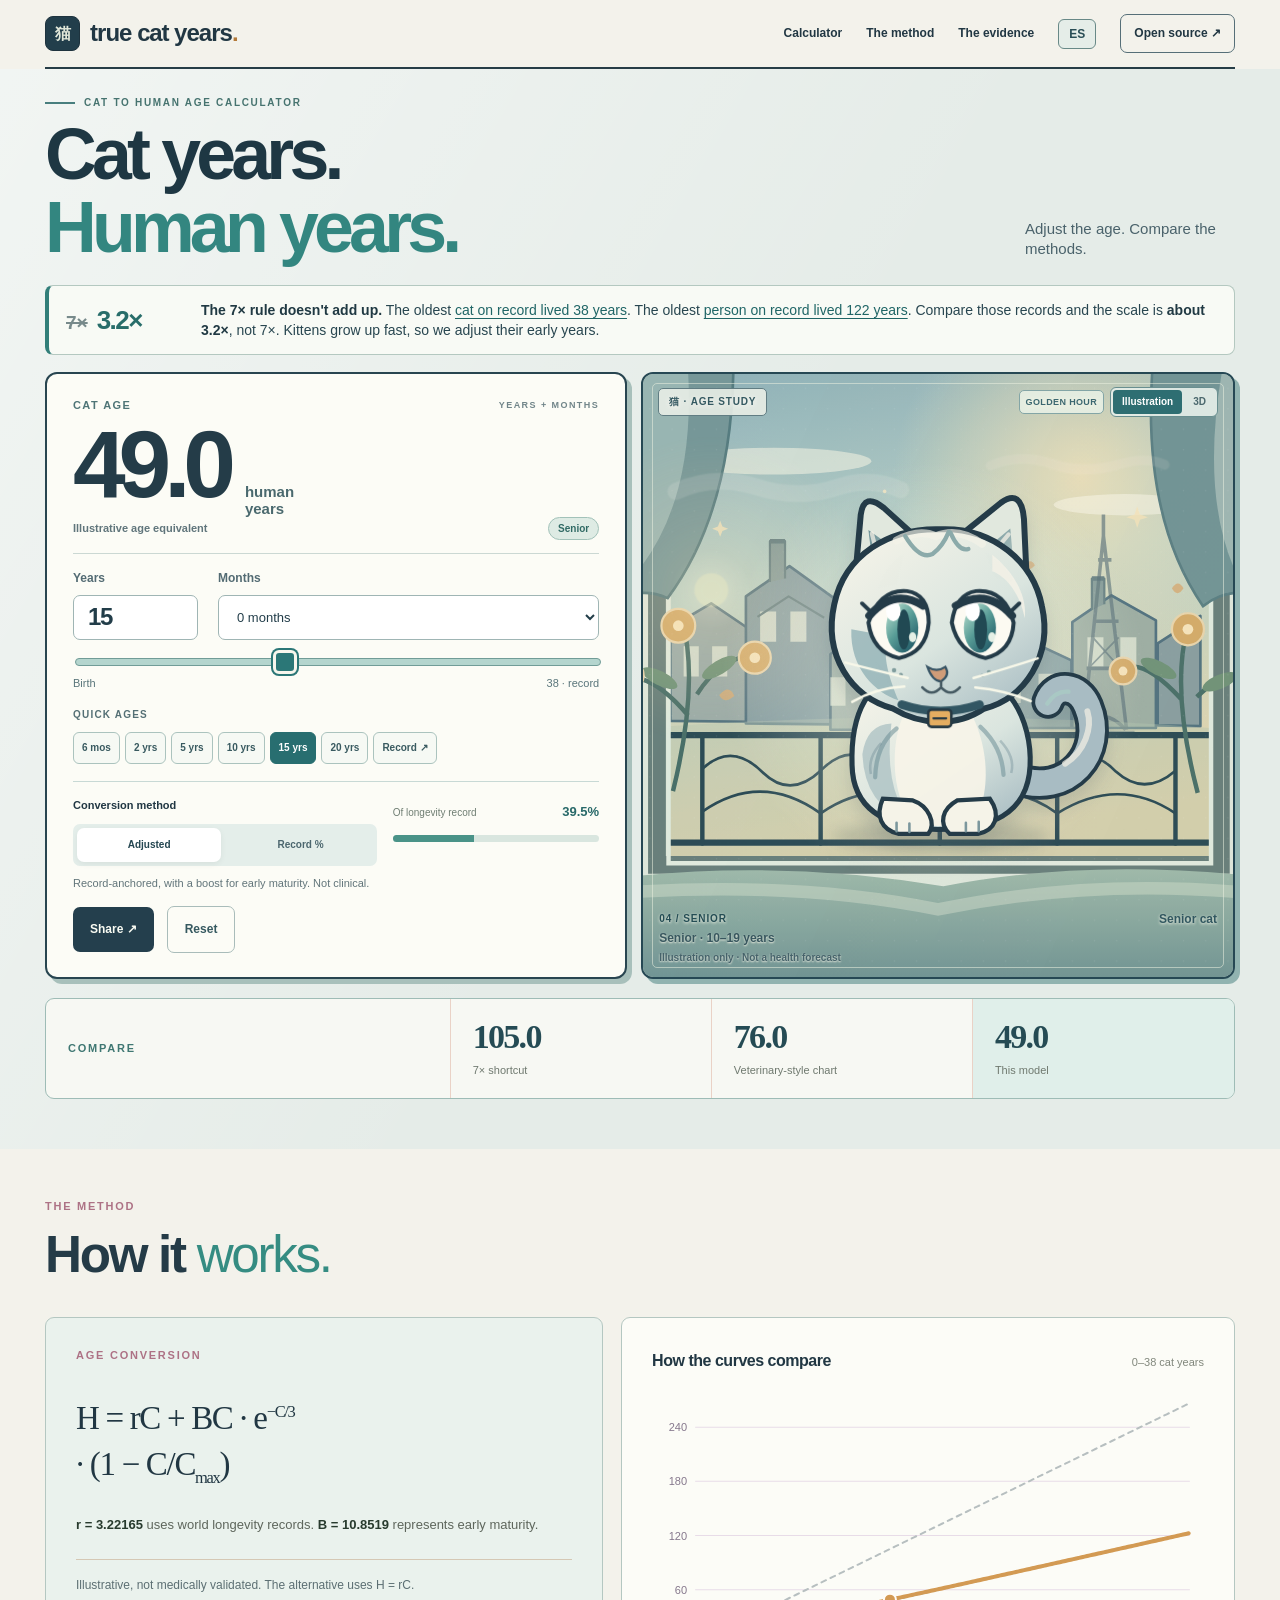
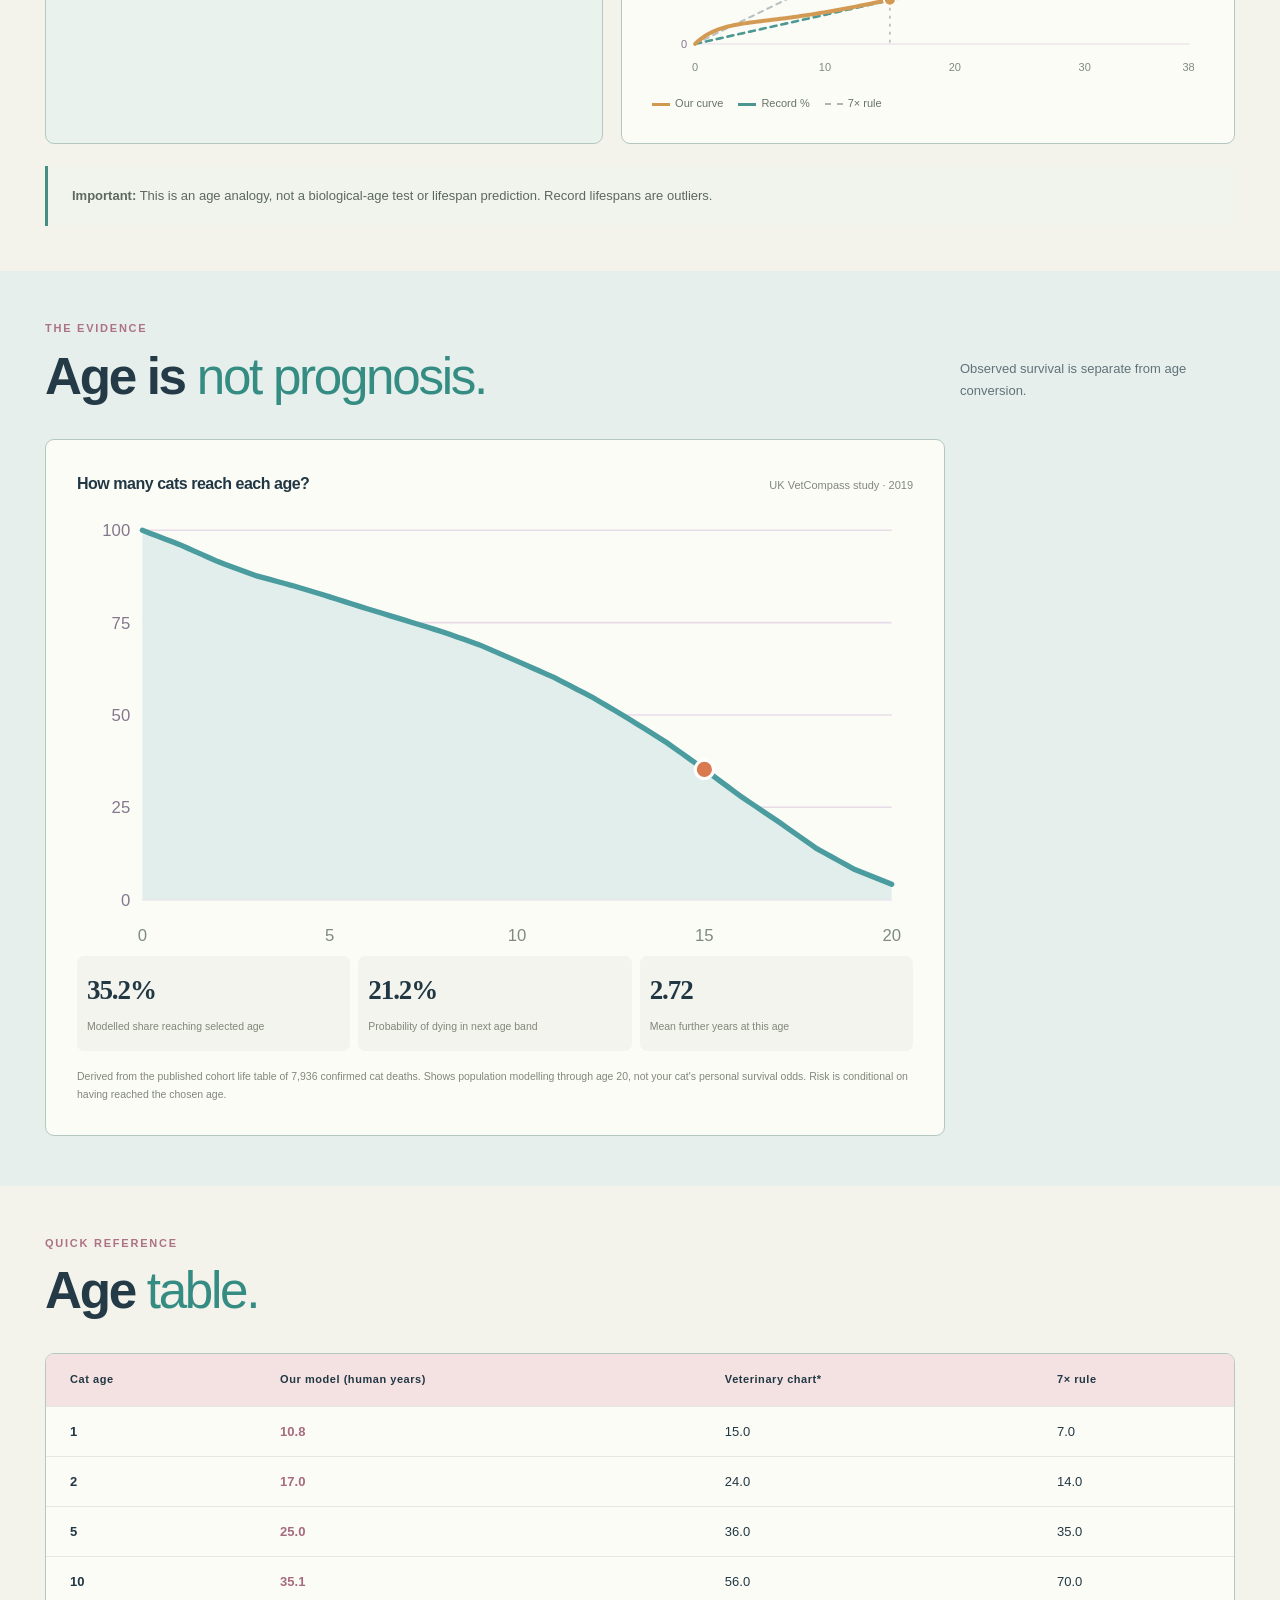
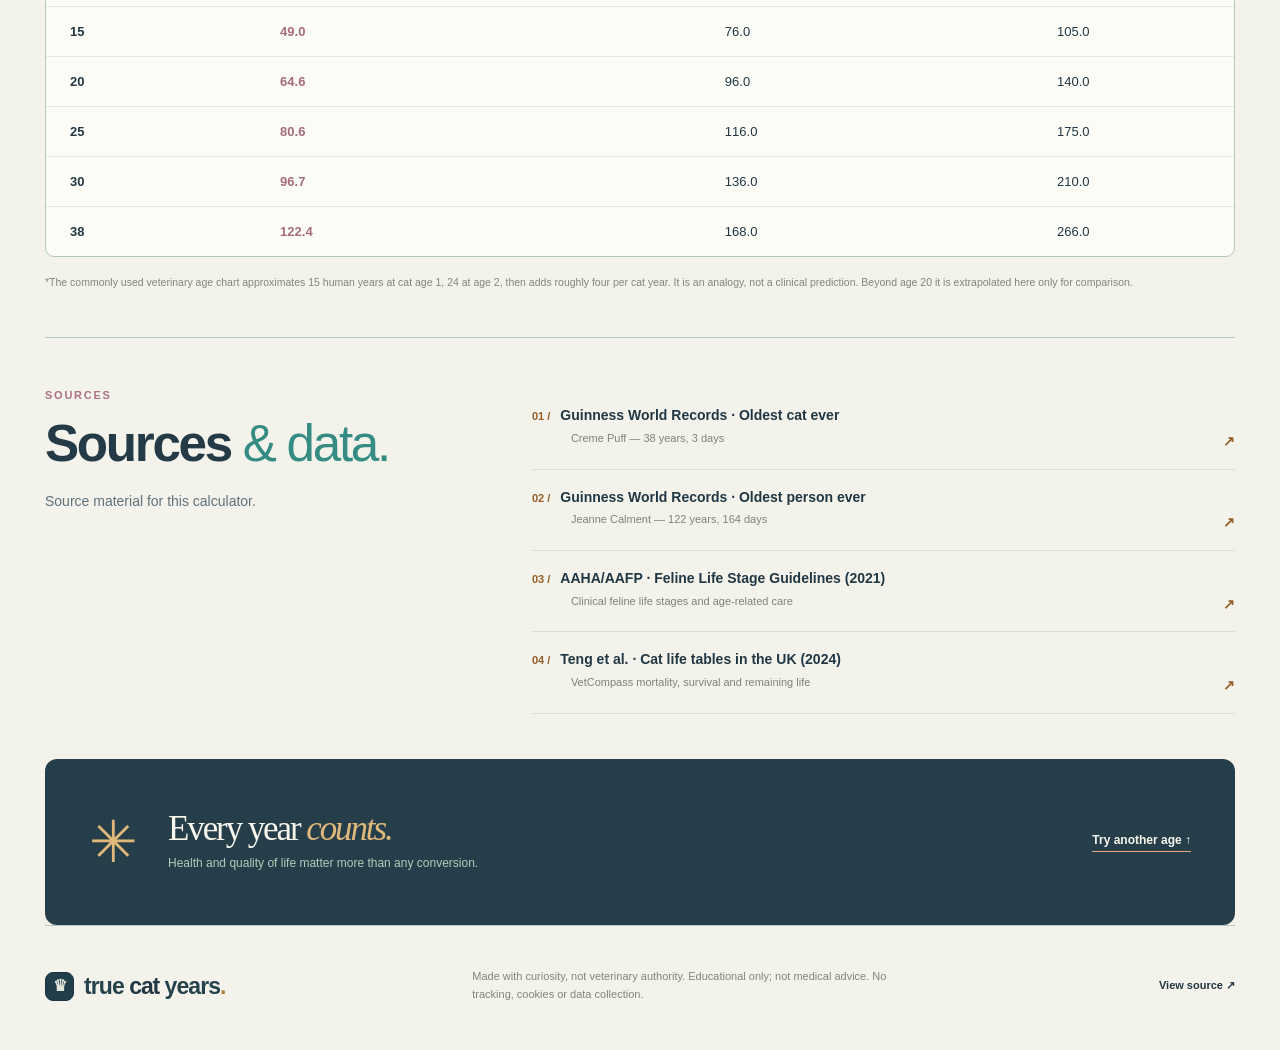
<file: index.html>
<!doctype html>
<html lang="en">
<head>
<meta charset="utf-8"><meta name="viewport" content="width=device-width,initial-scale=1">
<meta name="theme-color" content="#172a35">
<link rel="canonical" href="https://catyear.pages.dev/">
<link rel="alternate" hreflang="en" href="https://catyear.pages.dev/">
<link rel="alternate" hreflang="es" href="https://catyear.pages.dev/es/">
<link rel="alternate" hreflang="x-default" href="https://catyear.pages.dev/">
<meta property="og:url" content="https://catyear.pages.dev/"><meta property="og:locale" content="en_GB">
<meta name="description" content="How old is your cat in human years? Explore a beautiful, research-linked cat years calculator anchored to the oldest verified cat and human, with a transparent formula and real feline longevity data.">
<meta property="og:type" content="website"><meta property="og:title" content="How old is your cat, really? | True Cat Years"><meta property="og:description" content="An illustrated cat age calculator with a clear, record-based comparison.">
<title>Cat Years to Human Years Calculator | True Cat Years</title>
<link rel="icon" href="./favicon.svg" type="image/svg+xml"><link rel="stylesheet" href="./styles.css"><link rel="stylesheet" href="./storyboard.css">
<script type="application/ld+json">{"@context":"https://schema.org","@type":"WebApplication","name":"True Cat Years Calculator","applicationCategory":"HealthApplication","operatingSystem":"Any","isAccessibleForFree":true,"description":"An illustrative cat-to-human age calculator anchored to verified world longevity records, with a distinct veterinary-life-stage comparison and empirical cat survival data.","author":{"@type":"Person","name":"Duncan Trevithick"}}</script>
</head>
<body>
<a class="skip" href="#calculator">Skip to calculator</a>
<header class="site-header wrap">
<a href="./" class="brand" aria-label="True Cat Years home"><span class="brand-mark" aria-hidden="true">猫</span><span>true <span class="brand-italic">cat</span> years<span class="brand-dot">.</span></span></a>
<nav aria-label="Primary navigation"><a href="#calculator">Calculator</a><a href="#how-it-works">The method</a><a href="#the-evidence">The evidence</a><a class="lang-link" href="/es/" hreflang="es" lang="es" data-language-link aria-label="Switch to Spanish">ES</a><a class="nav-github" href="https://github.com/dunctk/true-cat-year-calculator" target="_blank" rel="noopener noreferrer">Open source ↗</a></nav>
</header>
<main>

<section class="calculator-section experience-section" id="calculator" aria-labelledby="calc-heading">
<div class="wrap">
  <div class="experience-heading">
    <div><p class="kicker"><span class="kicker-rule"></span>CAT TO HUMAN AGE CALCULATOR</p>
      <h1 id="calc-heading">Cat years.<br><em>Human years.</em></h1></div>
    <p class="experience-intro">Adjust the age. Compare the methods.</p>
  </div>
  <aside class="age-scale-note" aria-label="Why the seven-times rule is wrong">
    <span class="age-scale-factor" aria-hidden="true"><s>7×</s> <strong>3.2×</strong></span>
    <p><strong>The 7× rule doesn't add up.</strong> The oldest <a href="https://www.guinnessworldrecords.com/world-records/oldest-cat-ever" target="_blank" rel="noopener noreferrer">cat on record lived 38 years</a>. The oldest <a href="https://www.guinnessworldrecords.com/world-records/oldest-person" target="_blank" rel="noopener noreferrer">person on record lived 122 years</a>. Compare those records and the scale is <strong>about 3.2×</strong>, not 7×. Kittens grow up fast, so we adjust their early years.</p>
  </aside>
  <div class="calc-grid experience-grid">
    <div class="control-panel experience-control">
      <div class="panel-index"><span>CAT AGE</span><span>YEARS + MONTHS</span></div>
      <div class="hero-result">
        <div class="hero-number"><strong id="result-years" aria-live="polite" aria-atomic="true">49.0</strong><span>human<br>years</span></div>
        <div class="hero-sub"><span>Illustrative age equivalent</span><span id="stage" class="stage-pill">Senior</span></div>
      </div>
      <div class="age-fields"><div><label for="years">Years</label><input type="number" id="years" min="0" max="38" step="1" value="15" inputmode="numeric"></div><div><label for="months">Months</label><select id="months" aria-label="Additional months"><option value="0">0 months</option><option value="1">1 month</option><option value="2">2 months</option><option value="3">3 months</option><option value="4">4 months</option><option value="5">5 months</option><option value="6">6 months</option><option value="7">7 months</option><option value="8">8 months</option><option value="9">9 months</option><option value="10">10 months</option><option value="11">11 months</option></select></div></div>
      <input type="range" id="age-slider" min="0" max="38" step=".0833333333" value="15" aria-label="Cat age in years">
      <div class="range-ends"><span>Birth</span><span>38 · record</span></div>
      <div class="quick-label">QUICK AGES</div>
      <div class="presets"><button type="button" data-age="0.5">6 mos</button><button type="button" data-age="2">2 yrs</button><button type="button" data-age="5">5 yrs</button><button type="button" data-age="10">10 yrs</button><button type="button" data-age="15">15 yrs</button><button type="button" data-age="20">20 yrs</button><button type="button" data-age="38.0082">Record ↗</button></div>
      <div class="control-lower">
        <div><p class="control-subhead">Conversion method</p><div class="switcher" role="group" aria-label="Age conversion model"><button id="mode-adjusted" type="button" aria-pressed="true" class="active">Adjusted</button><button id="mode-linear" type="button" aria-pressed="false">Record %</button></div></div>
        <div class="record-meter"><div class="record-meter-label"><span>Of longevity record</span><strong id="record-share">39.5%</strong></div><div class="progress" aria-hidden="true"><span id="progress-bar"></span></div></div>
      </div>
      <p class="method-explain" id="mode-description">Record-based age analogy. Not a medical estimate.</p>
      <div class="result-actions"><button type="button" id="copy-link" class="action-main">Share ↗</button><button type="button" id="reset-age" class="action-alt">Reset</button></div>
      <p id="copy-status" class="sr-only" role="status"></p>
    </div>
    <div class="scene-panel" aria-label="Cat character in a Parisian day-and-night timelapse controlled by the age slider">
      <!-- The slider scrubs these scenery layers; nothing plays on its own. The cat remains independently rendered in WebGL above them. -->
      <div class="paris-timelapse" aria-hidden="true">
        <div class="tl-warmth"></div>
        <div class="tl-sunset"></div>
        <div class="tl-nightfall"></div>
        <svg class="tl-animation-art" viewBox="0 0 760 700" preserveAspectRatio="xMidYMid slice" focusable="false" aria-hidden="true">
          <defs>
            <radialGradient id="tl-sun-glow"><stop offset="0" stop-color="#fff2c7" stop-opacity=".82"/><stop offset=".25" stop-color="#ffdeaa" stop-opacity=".37"/><stop offset="1" stop-color="#ffe1af" stop-opacity="0"/></radialGradient>
            <radialGradient id="tl-moon-glow"><stop offset="0" stop-color="#e5e5ff" stop-opacity=".46"/><stop offset=".27" stop-color="#dce3ff" stop-opacity=".18"/><stop offset="1" stop-color="#dce3ff" stop-opacity="0"/></radialGradient>
          </defs>
          <g class="tl-clouds">
            <path d="M113 140q44-20 91-5t92 0q35-12 70 3" stroke="#fff9f1" stroke-width="19" stroke-linecap="round" opacity=".25" fill="none"/>
            <path d="M467 111q34-14 69-2t74 1q32-10 53 0" stroke="#fff2e6" stroke-width="11" stroke-linecap="round" opacity=".22" fill="none"/>
          </g>
          <g class="tl-sun">
            <circle cx="255" cy="143" r="175" fill="url(#tl-sun-glow)"/>
            <circle cx="255" cy="143" r="19" fill="#fff0bc" opacity=".94"/>
          </g>
          <g class="tl-stars">
            <g class="tl-stars-a" fill="#fff9e7">
              <circle cx="139" cy="91" r="2.2"/><circle cx="204" cy="62" r="1.5"/>
              <circle cx="289" cy="115" r="2.2"/><circle cx="350" cy="70" r="1.3"/>
              <circle cx="417" cy="110" r="2.0"/><circle cx="502" cy="60" r="1.5"/>
              <circle cx="589" cy="102" r="2.1"/><circle cx="643" cy="161" r="1.4"/>
            </g>
            <g class="tl-stars-b" fill="#fff5d9">
              <circle cx="169" cy="184" r="1.4"/><circle cx="246" cy="163" r="1.8"/>
              <circle cx="326" cy="194" r="1.2"/><circle cx="382" cy="158" r="2.1"/>
              <circle cx="465" cy="216" r="1.5"/><circle cx="548" cy="175" r="1.8"/>
              <circle cx="623" cy="225" r="1.2"/>
            </g>
          </g>
          <g class="tl-moon">
            <circle cx="210" cy="151" r="106" fill="url(#tl-moon-glow)"/>
            <circle cx="210" cy="151" r="16" fill="#f9f1d9"/>
            <circle cx="203" cy="146" r="16" fill="#d2d2e7"/>
          </g>
          <!-- These lit windows share viewBox coordinates with paris-balcony.svg. -->
          <g class="tl-windows">
            <path class="tl-window-early" d="M94 317h17v34H94zm54 0h17v34h-17zm52-39h18v34h-18zm59 74h17v32h-17zm109-52h17v30h-17zm87 48h17v33h-17zm92-41h18v33h-18z" fill="#ffe7a2"/>
            <path class="tl-window-late" d="M126 317h17v34h-17zm54-39h18v34h-18zm34 0h18v34h-18zm83 74h17v32h-17zm111-52h17v30h-17zm85 48h17v33h-17zm37 0h17v33h-17zm55-41h18v33h-18z" fill="#ffe0a1"/>
          </g>
        </svg>
      </div>
      <div class="scene-top"><span class="scene-title">猫 · AGE STUDY</span><span class="scene-status-wrap"><span class="scene-daypart" id="scene-daypart">Golden hour</span><div class="portrait-switch" role="group" aria-label="Portrait style">
        <button type="button" id="portrait-anime" class="active" aria-pressed="true">Illustration</button>
        <button type="button" id="portrait-3d" aria-pressed="false">3D</button>
      </div></span></div>
      <div class="cat-viewport storybook-mode" id="cat-viewport">
        <canvas id="cat-canvas" aria-hidden="true"></canvas>
        <div id="cat-fallback" class="cat-fallback" aria-hidden="true">
        <svg id="anime-portrait" class="anime-portrait" viewBox="0 0 520 520" xmlns="http://www.w3.org/2000/svg" focusable="false" aria-hidden="true">
          <defs>
            <linearGradient id="fur-paint" x1=".1" x2=".9" y1="0" y2="1"><stop stop-color="#f6f4e9"/><stop offset=".56" stop-color="#dae5df"/><stop offset="1" stop-color="#a5bac1"/></linearGradient>
            <linearGradient id="ear-paint" x1="0" y1="0" x2="1" y2="1"><stop stop-color="#668d94"/><stop offset="1" stop-color="#c1d0ca"/></linearGradient>
            <linearGradient id="eye-gem" x1="0" y1="0" x2=".8" y2="1"><stop stop-color="#c4e6d5"/><stop offset=".52" stop-color="#599d97"/><stop offset="1" stop-color="#205967"/></linearGradient>
            
            
            <filter id="cat-shadow" x="-30%" y="-30%" width="160%" height="170%"><feGaussianBlur stdDeviation="8"/></filter>
          </defs>
          <ellipse cx="263" cy="461" rx="127" ry="17" fill="#29414c" opacity=".17" filter="url(#cat-shadow)"/>
          <g id="anime-whole">
            <!-- A curved tail painted behind the body, with a pale highlight and dark ink. -->
            <g id="anime-tail">
              <path d="M349 393C411 417 456 362 434 309C424 284 396 281 388 304" fill="none" stroke="#243b48" stroke-width="39" stroke-linecap="round"/>
              <path d="M349 393C411 417 456 362 434 309C424 284 396 281 388 304" fill="none" stroke="#a8bcc3" stroke-width="30" stroke-linecap="round"/>
              <path d="M408 376C431 362 440 334 434 315" fill="none" stroke="#f6f1e5" stroke-width="7" stroke-linecap="round" opacity=".7"/>
              <path d="M387 306Q398 290 412 292" fill="none" stroke="#a9c8c4" stroke-width="5" stroke-linecap="round"/>
            </g>
            <g id="anime-body">
              <path d="M222 282C179 269 157 319 159 378C160 429 197 451 259 453C320 453 364 436 367 379C370 323 337 270 301 279Z" fill="url(#fur-paint)" stroke="#243b48" stroke-width="6" stroke-linejoin="round"/>
              <path d="M171 365Q174 427 225 441Q196 400 205 329Q176 330 171 365Z" fill="#a7bec1" opacity=".7"/>
              <path d="M232 298C204 330 200 399 227 443C244 451 283 451 303 443C330 388 307 321 284 297Z" fill="#f8f5e9" opacity=".92"/>
              <path d="M211 335q-24 19-25 57M309 333q25 23 27 56" stroke="#6e9097" stroke-width="5" stroke-linecap="round" fill="none" opacity=".55"/>
              <path d="M195 417C186 437 193 453 213 458H248C258 446 248 425 230 419Z" fill="#f5f3e8" stroke="#243b48" stroke-width="5"/>
              <path d="M282 419C264 429 260 446 273 458H306C326 454 334 437 320 417Z" fill="#f5f3e8" stroke="#243b48" stroke-width="5"/>
              <path d="M211 445v10M226 446v10M292 445v10M307 444v11" fill="none" stroke="#7c979d" stroke-width="3" stroke-linecap="round"/>
              <path d="M193 352q-16 17-12 36M332 349q18 19 13 38" stroke="#6d8993" stroke-width="3" fill="none" opacity=".38"/>
            </g>
            <g id="anime-head">
              <!-- Angular anime ears. -->
              <path d="M161 175L169 85Q173 58 196 77L240 117M282 112L333 71Q357 54 360 90L364 178" fill="#e1e8de" stroke="#243b48" stroke-width="7" stroke-linejoin="round"/>
              <path d="M178 103L184 153L219 132Z" fill="url(#ear-paint)"/>
              <path d="M344 101L306 133L349 157Z" fill="url(#ear-paint)"/>
              <path d="M182 107l9 35M342 108l-20 24" stroke="#f8f3e8" stroke-width="5" stroke-linecap="round" opacity=".73"/>
              <!-- Inked, angular anime silhouette. -->
              <path d="M263 102C324 100 371 140 381 192C394 250 361 300 313 312C282 333 240 332 207 312C157 298 125 249 138 190C150 132 202 100 263 102Z" fill="url(#fur-paint)" stroke="#243b48" stroke-width="7" stroke-linejoin="round"/>
              <!-- Soft cel-shadow planes: inked but not muddy. -->
              <path d="M158 219C156 265 187 294 213 302C203 278 193 249 201 227Z" fill="#8daeb4" opacity=".74"/>
              <path d="M323 132C351 154 364 183 361 206C355 176 339 157 323 151Z" fill="#f5f2e8" opacity=".85"/>
              <path d="M211 115Q237 101 257 110Q283 99 311 119" fill="none" stroke="#f4f3e9" stroke-width="9" stroke-linecap="round" opacity=".66"/>
              <!-- Hand-drawn forelock and three tiny fur tufts. -->
              <path d="M221 110Q238 138 253 131Q265 122 272 105M274 106Q284 129 295 125" fill="none" stroke="#8baaaa" stroke-width="5" stroke-linecap="round"/>
              <g id="anime-silver" opacity="0">
                <path d="M190 171Q198 143 219 131L211 166Z" fill="#afc2c6" opacity=".8"/>
                <path d="M314 128Q341 144 347 164L326 158Z" fill="#afc2c6" opacity=".75"/>
                <path d="M182 251Q199 275 218 279L204 287Z" fill="#afc2c6" opacity=".55"/>
                <path d="M343 251Q329 271 310 281L324 288Z" fill="#afc2c6" opacity=".6"/>
              </g>
              <g id="anime-eyes">
                <!-- Focused anime eyes. -->
                <g id="anime-eye-left">
                  <path d="M176 211Q190 167 224 170Q251 174 251 211Q248 250 214 257Q181 249 176 211Z" fill="#fcfaf2" stroke="#243b48" stroke-width="5"/>
                  <ellipse cx="218" cy="218" rx="20" ry="32" fill="url(#eye-gem)"/>
                  <ellipse cx="220" cy="220" rx="8" ry="26" fill="#214953"/>
                  <ellipse cx="207" cy="196" rx="9" ry="13" fill="#fff"/>
                  <ellipse cx="231" cy="230" rx="4.6" ry="6.5" fill="#f0f8ed" opacity=".94"/>
                  <path d="M177 202Q208 165 244 189" fill="none" stroke="#243b48" stroke-width="10" stroke-linecap="round"/>
                  <path d="M180 198L168 186" fill="none" stroke="#243b48" stroke-width="5" stroke-linecap="round"/>
                </g>
                <g id="anime-eye-right">
                  <path d="M273 211Q278 174 303 170Q339 167 350 211Q348 249 315 257Q281 250 273 211Z" fill="#fcfaf2" stroke="#243b48" stroke-width="5"/>
                  <ellipse cx="308" cy="218" rx="20" ry="32" fill="url(#eye-gem)"/>
                  <ellipse cx="309" cy="220" rx="8" ry="26" fill="#214953"/>
                  <ellipse cx="299" cy="196" rx="9" ry="13" fill="#fff"/>
                  <ellipse cx="323" cy="230" rx="4.6" ry="6.5" fill="#f0f8ed" opacity=".94"/>
                  <path d="M278 189Q317 165 348 202" fill="none" stroke="#243b48" stroke-width="10" stroke-linecap="round"/>
                  <path d="M345 198L357 186" fill="none" stroke="#243b48" stroke-width="5" stroke-linecap="round"/>
                </g>
              </g>
              
              
              <!-- Tiny muzzle: not a human smile. -->
              <path d="M247 263Q258 270 268 263Q274 273 263 280Q253 280 247 263Z" fill="#d09c78" stroke="#365364" stroke-width="2.5"/>
              <path d="M263 280v7M263 287q-11 12-22 0M263 287q11 12 22 0" fill="none" stroke="#455962" stroke-width="3" stroke-linecap="round"/>
              <g fill="#819d9d"><circle cx="208" cy="267" r="2.6"/><circle cx="216" cy="272" r="2.2"/><circle cx="319" cy="269" r="2.5"/><circle cx="311" cy="273" r="2.1"/></g>
              <g fill="none" stroke="#f8f8e9" stroke-width="3" stroke-linecap="round">
                <path d="M224 276Q186 267 151 258M220 286Q186 288 159 304M301 276Q342 264 376 253M303 287Q337 290 368 303"/>
              </g>
            </g>
            <!-- Minimal collar and metal tag. -->
            <g id="anime-collar">
  <path d="M217 307Q262 322 308 307" stroke="#325663" stroke-width="10" fill="none" stroke-linecap="round"/>
  <rect x="248" y="313" width="27" height="20" rx="4" fill="#e4ad61" stroke="#263944" stroke-width="3"/>
  <path d="M254 323h15" stroke="#263944" stroke-width="2.5" stroke-linecap="round"/>
</g>
          </g>
        </svg>
      </div>
      </div>
      <div class="scene-foot"><span id="story-chapter">04 / SENIOR</span><span id="portrait-stage" aria-live="polite">Senior cat</span></div>
      <p id="scene-story" class="scene-note">Senior · 10+ years</p><p class="scene-disclaimer">Illustration only · Not a health forecast</p>
    </div>
  </div>
  <div class="comparison-band"><div><span class="mini-overline">COMPARE</span></div><div><strong id="compare-seven">105</strong><small>7× shortcut</small></div><div><strong id="compare-vet">76</strong><small>Veterinary-style chart</small></div><div class="compare-feature"><strong id="compare-ours">49.0</strong><small>This model</small></div></div>
</div>
</section>
<section class="method-section wrap" id="how-it-works" aria-labelledby="method-heading">
  <div class="section-heading"><div><p class="kicker">THE METHOD</p><h2 id="method-heading">How it <em>works.</em></h2></div><p></p></div>
  <div class="formula-layout">
    <div class="formula-card"><p class="mini-overline">AGE CONVERSION</p><div class="formula formula-v2" aria-label="H equals r times C plus B times C times e to the power negative C divided by three, times one minus C over C maximum"><span>H = rC + BC · e<sup>−C/3</sup></span><span> · (1 − C/C<sub>max</sub>)</span></div><p><strong>r = <span id="ratio">3.22165</span></strong> uses world longevity records. <strong>B = <span id="boost">10.8519</span></strong> represents early maturity.</p><div class="formula-note">Illustrative, not medically validated. The alternative uses H = rC.</div></div>
    <div class="chart-card"><div class="chart-head"><h3>How the curves compare</h3><span>0–38 cat years</span></div><svg id="age-chart" viewBox="0 0 550 295" role="img" aria-label="Curve comparison between maturity-adjusted, linear world-record percentage, and seven times cat age"></svg><div class="chart-legend"><span><i class="lg-orange"></i>Our curve</span><span><i class="lg-green"></i>Record %</span><span><i class="lg-dotted"></i>7× rule</span></div></div>
  </div>
  <p class="accuracy-caveat"><strong>Important:</strong> This is an age analogy, not a biological-age test or lifespan prediction. Record lifespans are outliers.</p>
</section>
<section class="evidence-section" id="the-evidence" aria-labelledby="evidence-heading"><div class="wrap">
  <div class="section-heading"><div><p class="kicker">THE EVIDENCE</p><h2 id="evidence-heading">Age is <em>not prognosis.</em></h2></div><p>Observed survival is separate from age conversion.</p></div>
  <div class="evidence-grid">
    <div class="survival-card"><div class="chart-head"><h3>How many cats reach each age?</h3><span>UK VetCompass study · 2019</span></div><svg id="survival-chart" viewBox="0 0 550 285" role="img" aria-label="Modelled population survival from newborn up to 20 cat years in a UK veterinary study"></svg><div class="survival-metrics"><div><strong id="survival-share">35.2%</strong><span>Modelled share reaching selected age</span></div><div><strong id="death-risk">21.2%</strong><span>Probability of dying in next age band</span></div><div><strong id="years-left">2.72</strong><span>Mean further years at this age</span></div></div><p class="small-print">Derived from the published cohort life table of 7,936 confirmed cat deaths. Shows population modelling through age 20, not your cat's personal survival odds. Risk is conditional on having reached the chosen age.</p></div>
    
  </div>
</div></section>
<section class="table-section wrap" aria-labelledby="table-heading">
  <div class="section-heading"><div><p class="kicker">QUICK REFERENCE</p><h2 id="table-heading">Age <em>table.</em></h2></div><p></p></div>
  <div class="table-shell"><table><thead><tr><th>Cat age</th><th>Our model (human years)</th><th>Veterinary chart*</th><th>7× rule</th></tr></thead><tbody id="age-table"></tbody></table></div>
  <p class="small-print">*The commonly used veterinary age chart approximates 15 human years at cat age 1, 24 at age 2, then adds roughly four per cat year. It is an analogy, not a clinical prediction. Beyond age 20 it is extrapolated here only for comparison.</p>
</section>
<section class="sources-section wrap" aria-labelledby="sources-heading">
  <div><p class="kicker">SOURCES</p><h2 id="sources-heading">Sources <em>& data.</em></h2><p class="sources-lede">Source material for this calculator.</p></div>
  <ol class="source-list">
    <li><a href="https://www.guinnessworldrecords.com/world-records/oldest-cat-ever" target="_blank" rel="noopener noreferrer"><strong>Guinness World Records · Oldest cat ever</strong><span>Creme Puff — 38 years, 3 days <b>↗</b></span></a></li>
    <li><a href="https://www.guinnessworldrecords.com/world-records/oldest-person" target="_blank" rel="noopener noreferrer"><strong>Guinness World Records · Oldest person ever</strong><span>Jeanne Calment — 122 years, 164 days <b>↗</b></span></a></li>
    <li><a href="https://www.aaha.org/resources/2021-aaha-aafp-feline-life-stage-guidelines/feline-life-stage-definitions/" target="_blank" rel="noopener noreferrer"><strong>AAHA/AAFP · Feline Life Stage Guidelines (2021)</strong><span>Clinical feline life stages and age-related care <b>↗</b></span></a></li>
    <li><a href="https://doi.org/10.1177/1098612X241234556" target="_blank" rel="noopener noreferrer"><strong>Teng et al. · Cat life tables in the UK (2024)</strong><span>VetCompass mortality, survival and remaining life <b>↗</b></span></a></li>
    
  </ol>
</section>
<section class="closing wrap"><span aria-hidden="true">✳</span><div><h2>Every year <em>counts.</em></h2><p>Health and quality of life matter more than any conversion.</p></div><a href="#calculator">Try another age ↑</a></section>
</main>
<footer class="site-footer wrap"><a class="brand" href="./"><span class="brand-mark">♛</span><span>true <span class="brand-italic">cat</span> years<span class="brand-dot">.</span></span></a><p>Made with curiosity, not veterinary authority. Educational only; not medical advice. No tracking, cookies or data collection.</p><a href="https://github.com/dunctk/true-cat-year-calculator" target="_blank" rel="noopener noreferrer">View source ↗</a></footer>
<script src="./model.js" defer></script>
<script src="./cat-growth.js" defer></script>
<script src="./cat-scene.js" defer></script>
<script src="./timelapse.js" defer></script>
<script src="./storybook.js" defer></script>
<script src="./app.js" defer></script>
</body></html>
</file>
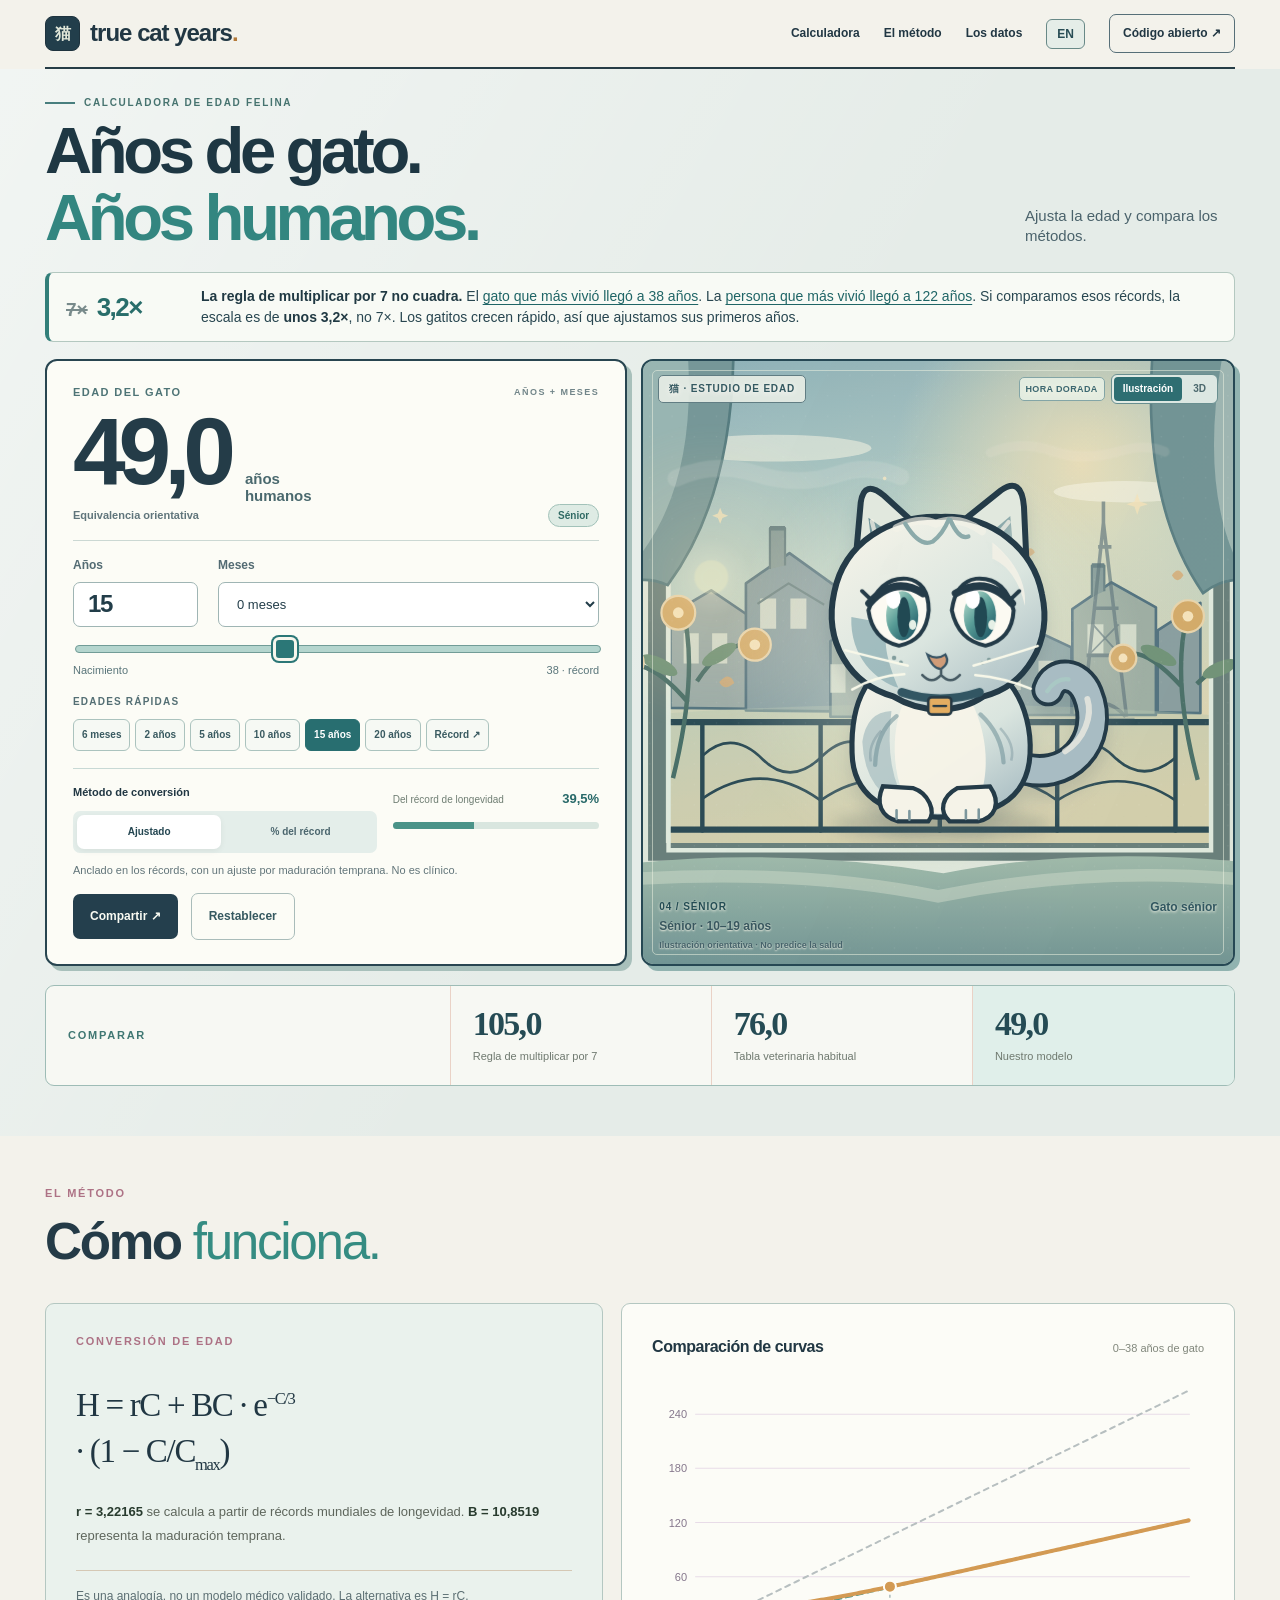
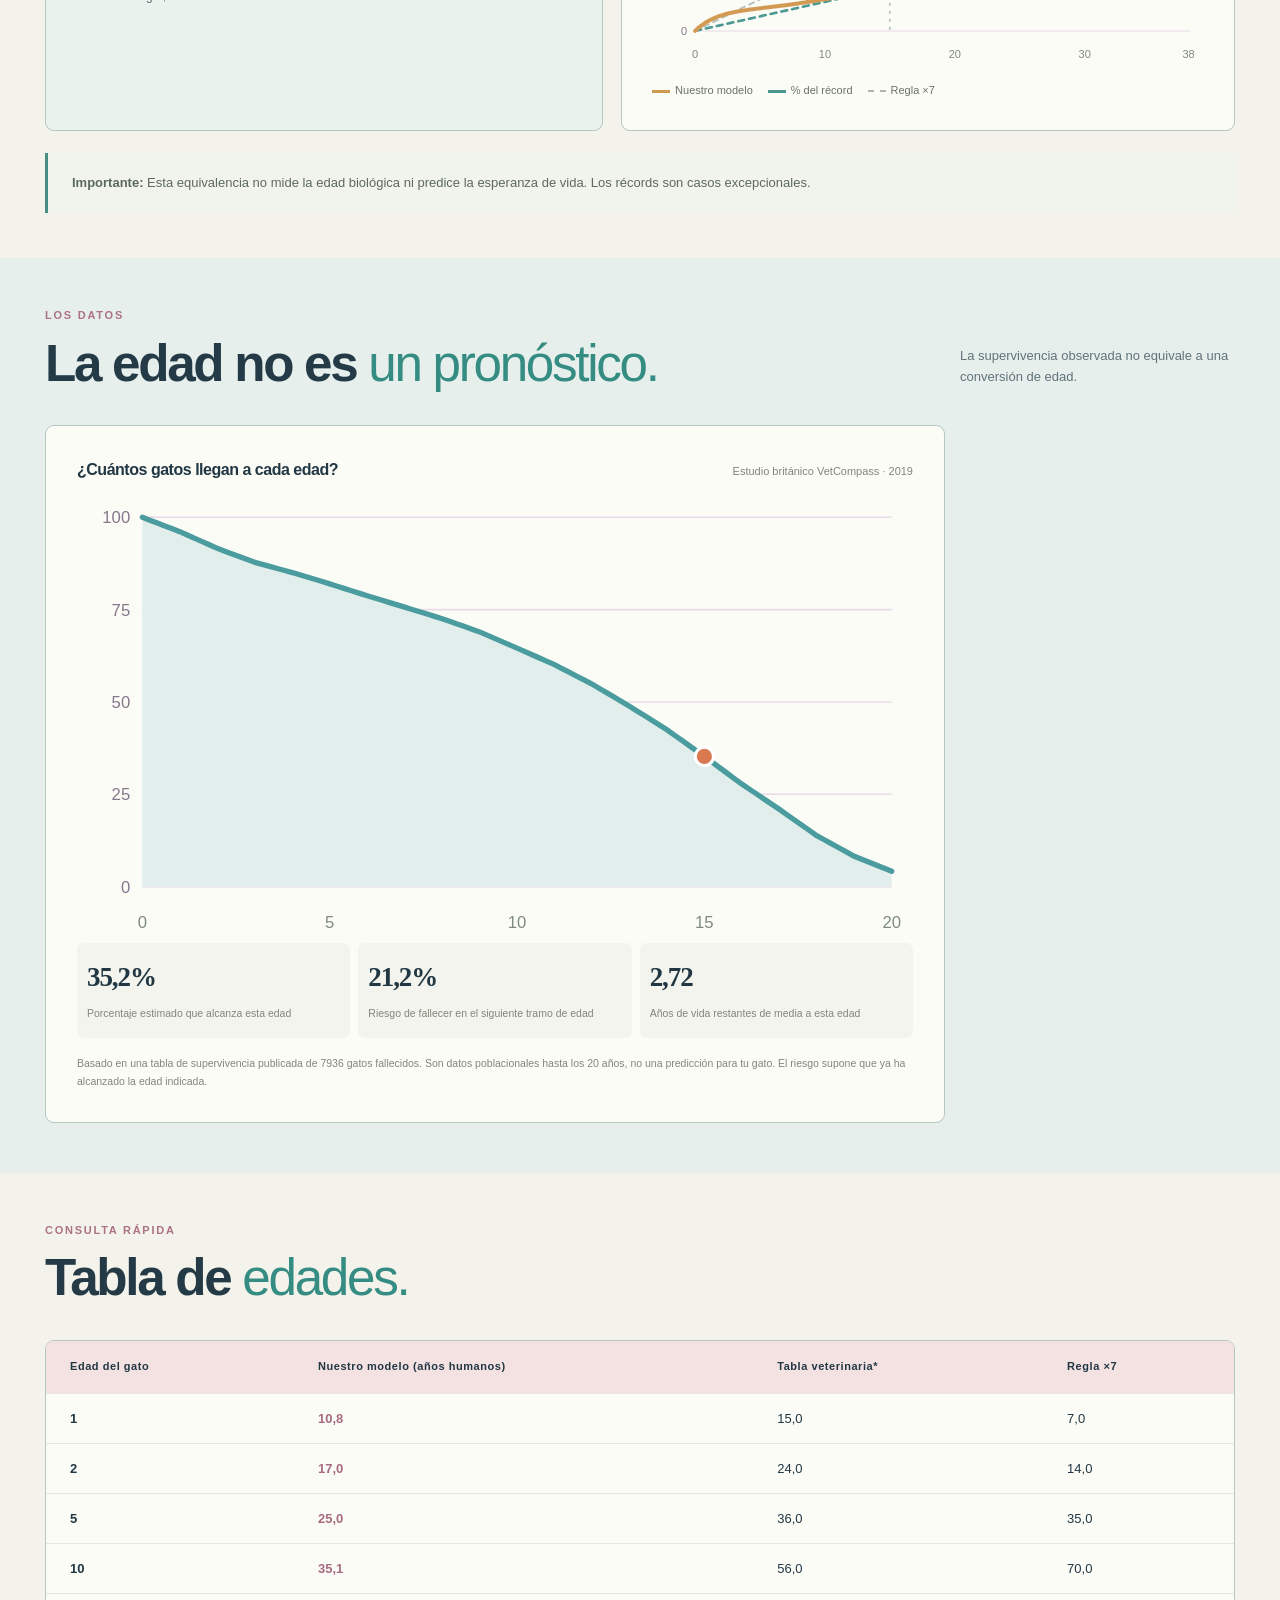
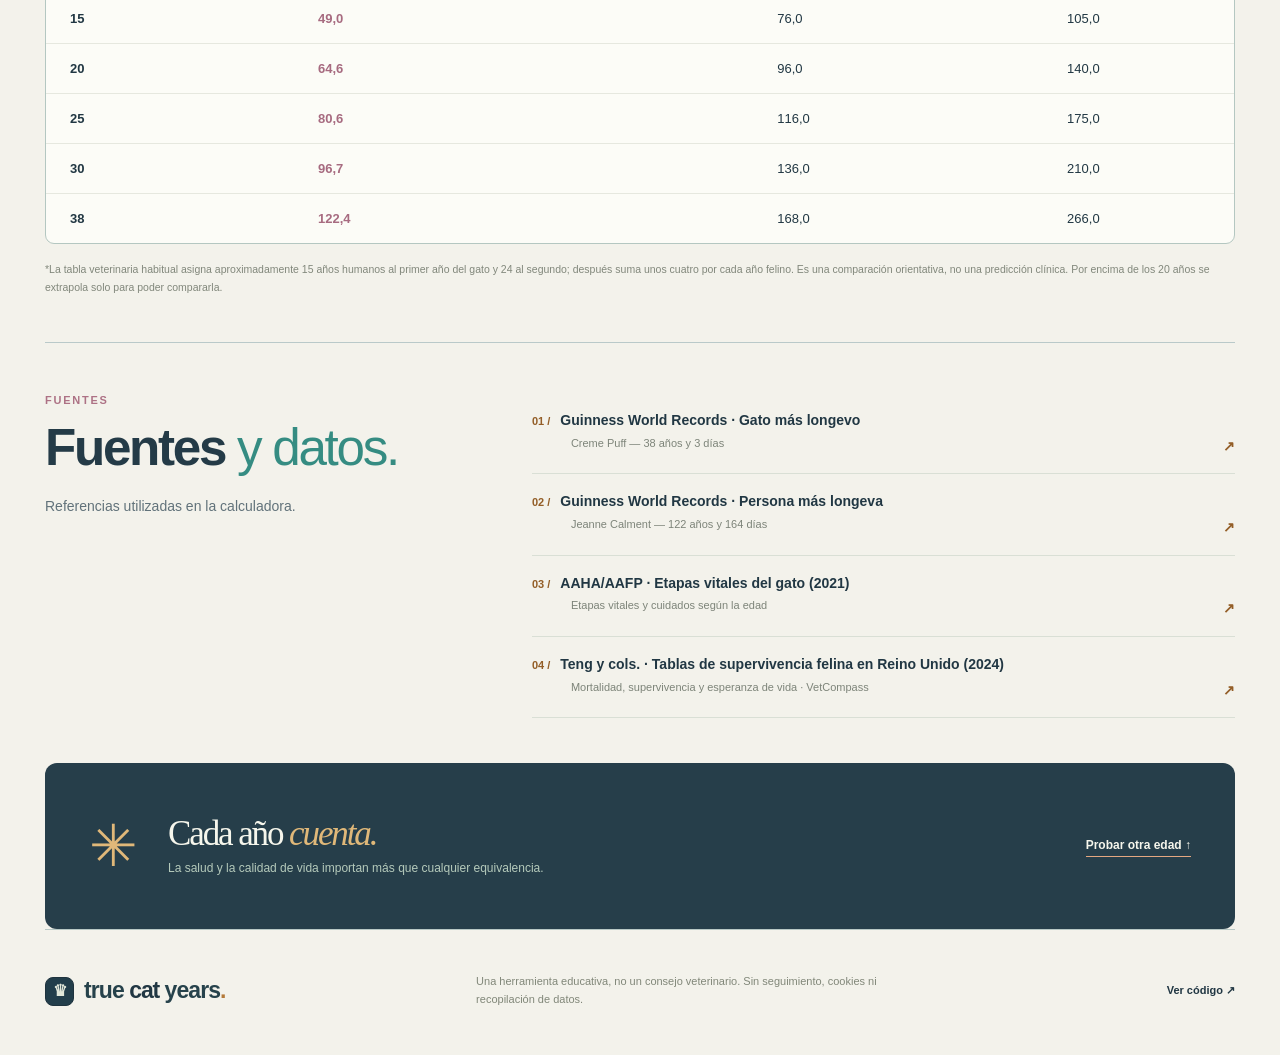
<file: es/index.html>
<!doctype html>
<html lang="es">
<head>
<meta charset="utf-8"><meta name="viewport" content="width=device-width,initial-scale=1">
<meta name="theme-color" content="#172a35">
<link rel="canonical" href="https://catyear.pages.dev/es/">
<link rel="alternate" hreflang="en" href="https://catyear.pages.dev/">
<link rel="alternate" hreflang="es" href="https://catyear.pages.dev/es/">
<link rel="alternate" hreflang="x-default" href="https://catyear.pages.dev/">
<meta property="og:url" content="https://catyear.pages.dev/es/"><meta property="og:locale" content="es_ES">
<meta name="description" content="¿Cuántos años humanos tiene tu gato? Calculadora de edad felina basada en récords de longevidad, con métodos comparados y datos científicos.">
<meta property="og:type" content="website"><meta property="og:title" content="¿Cuántos años humanos tiene tu gato? | True Cat Years"><meta property="og:description" content="Calculadora ilustrada de años de gato a años humanos, con comparaciones claras.">
<title>Calculadora de años de gato a años humanos | True Cat Years</title>
<link rel="icon" href="../favicon.svg" type="image/svg+xml"><link rel="stylesheet" href="../styles.css"><link rel="stylesheet" href="../storyboard.css">
<script type="application/ld+json">{"@context":"https://schema.org","@type":"WebApplication","name":"Calculadora de años de gato a años humanos — True Cat Years","applicationCategory":"HealthApplication","operatingSystem":"Any","isAccessibleForFree":true,"description":"Calculadora ilustrativa de edad felina basada en los récords de longevidad, con comparación de métodos y datos de supervivencia reales.","author":{"@type":"Person","name":"Duncan Trevithick"},"url":"https://catyear.pages.dev/es/","inLanguage":"es"}</script>
</head>
<body>
<a class="skip" href="#calculator">Ir a la calculadora</a>
<header class="site-header wrap">
<a href="../" class="brand" aria-label="Inicio de True Cat Years"><span class="brand-mark" aria-hidden="true">猫</span><span>true <span class="brand-italic">cat</span> years<span class="brand-dot">.</span></span></a>
<nav aria-label="Navegación principal"><a href="#calculator">Calculadora</a><a href="#how-it-works">El método</a><a href="#the-evidence">Los datos</a><a class="lang-link" href="/" lang="en" hreflang="en" data-language-link aria-label="Cambiar a inglés">EN</a><a class="nav-github" href="https://github.com/dunctk/true-cat-year-calculator" target="_blank" rel="noopener noreferrer">Código abierto ↗</a></nav>
</header>
<main>

<section class="calculator-section experience-section" id="calculator" aria-labelledby="calc-heading">
<div class="wrap">
  <div class="experience-heading">
    <div><p class="kicker"><span class="kicker-rule"></span>CALCULADORA DE EDAD FELINA</p>
      <h1 id="calc-heading">Años de gato.<br><em>Años humanos.</em></h1></div>
    <p class="experience-intro">Ajusta la edad y compara los métodos.</p>
  </div>
  <aside class="age-scale-note" aria-label="Por qué falla la regla de multiplicar por siete">
    <span class="age-scale-factor" aria-hidden="true"><s>7×</s> <strong>3,2×</strong></span>
    <p><strong>La regla de multiplicar por 7 no cuadra.</strong> El <a href="https://www.guinnessworldrecords.com/world-records/oldest-cat-ever" target="_blank" rel="noopener noreferrer">gato que más vivió llegó a 38 años</a>. La <a href="https://www.guinnessworldrecords.com/world-records/oldest-person" target="_blank" rel="noopener noreferrer">persona que más vivió llegó a 122 años</a>. Si comparamos esos récords, la escala es de <strong>unos 3,2×</strong>, no 7×. Los gatitos crecen rápido, así que ajustamos sus primeros años.</p>
  </aside>
  <div class="calc-grid experience-grid">
    <div class="control-panel experience-control">
      <div class="panel-index"><span>EDAD DEL GATO</span><span>AÑOS + MESES</span></div>
      <div class="hero-result">
        <div class="hero-number"><strong id="result-years" aria-live="polite" aria-atomic="true">49,0</strong><span>años<br>humanos</span></div>
        <div class="hero-sub"><span>Equivalencia orientativa</span><span id="stage" class="stage-pill">Sénior</span></div>
      </div>
      <div class="age-fields"><div><label for="years">Años</label><input type="number" id="years" min="0" max="38" step="1" value="15" inputmode="numeric"></div><div><label for="months">Meses</label><select id="months" aria-label="Meses adicionales"><option value="0">0 meses</option><option value="1">1 mes</option><option value="2">2 meses</option><option value="3">3 meses</option><option value="4">4 meses</option><option value="5">5 meses</option><option value="6">6 meses</option><option value="7">7 meses</option><option value="8">8 meses</option><option value="9">9 meses</option><option value="10">10 meses</option><option value="11">11 meses</option></select></div></div>
      <input type="range" id="age-slider" min="0" max="38" step=".0833333333" value="15" aria-label="Edad del gato en años">
      <div class="range-ends"><span>Nacimiento</span><span>38 · récord</span></div>
      <div class="quick-label">EDADES RÁPIDAS</div>
      <div class="presets"><button type="button" data-age="0.5">6 meses</button><button type="button" data-age="2">2 años</button><button type="button" data-age="5">5 años</button><button type="button" data-age="10">10 años</button><button type="button" data-age="15">15 años</button><button type="button" data-age="20">20 años</button><button type="button" data-age="38.0082">Récord ↗</button></div>
      <div class="control-lower">
        <div><p class="control-subhead">Método de conversión</p><div class="switcher" role="group" aria-label="Modelo de conversión de edad"><button id="mode-adjusted" type="button" aria-pressed="true" class="active">Ajustado</button><button id="mode-linear" type="button" aria-pressed="false">% del récord</button></div></div>
        <div class="record-meter"><div class="record-meter-label"><span>Del récord de longevidad</span><strong id="record-share">39,5%</strong></div><div class="progress" aria-hidden="true"><span id="progress-bar"></span></div></div>
      </div>
      <p class="method-explain" id="mode-description">Comparación ilustrativa basada en récords. No es un diagnóstico.</p>
      <div class="result-actions"><button type="button" id="copy-link" class="action-main">Compartir ↗</button><button type="button" id="reset-age" class="action-alt">Restablecer</button></div>
      <p id="copy-status" class="sr-only" role="status"></p>
    </div>
    <div class="scene-panel" aria-label="Gato ilustrado con paisaje parisino que cambia entre el día y la noche al ajustar la edad">
      <!-- The slider scrubs these scenery layers; nothing plays on its own. The cat remains independently rendered in WebGL above them. -->
      <div class="paris-timelapse" aria-hidden="true">
        <div class="tl-warmth"></div>
        <div class="tl-sunset"></div>
        <div class="tl-nightfall"></div>
        <svg class="tl-animation-art" viewBox="0 0 760 700" preserveAspectRatio="xMidYMid slice" focusable="false" aria-hidden="true">
          <defs>
            <radialGradient id="tl-sun-glow"><stop offset="0" stop-color="#fff2c7" stop-opacity=".82"/><stop offset=".25" stop-color="#ffdeaa" stop-opacity=".37"/><stop offset="1" stop-color="#ffe1af" stop-opacity="0"/></radialGradient>
            <radialGradient id="tl-moon-glow"><stop offset="0" stop-color="#e5e5ff" stop-opacity=".46"/><stop offset=".27" stop-color="#dce3ff" stop-opacity=".18"/><stop offset="1" stop-color="#dce3ff" stop-opacity="0"/></radialGradient>
          </defs>
          <g class="tl-clouds">
            <path d="M113 140q44-20 91-5t92 0q35-12 70 3" stroke="#fff9f1" stroke-width="19" stroke-linecap="round" opacity=".25" fill="none"/>
            <path d="M467 111q34-14 69-2t74 1q32-10 53 0" stroke="#fff2e6" stroke-width="11" stroke-linecap="round" opacity=".22" fill="none"/>
          </g>
          <g class="tl-sun">
            <circle cx="255" cy="143" r="175" fill="url(#tl-sun-glow)"/>
            <circle cx="255" cy="143" r="19" fill="#fff0bc" opacity=".94"/>
          </g>
          <g class="tl-stars">
            <g class="tl-stars-a" fill="#fff9e7">
              <circle cx="139" cy="91" r="2.2"/><circle cx="204" cy="62" r="1.5"/>
              <circle cx="289" cy="115" r="2.2"/><circle cx="350" cy="70" r="1.3"/>
              <circle cx="417" cy="110" r="2.0"/><circle cx="502" cy="60" r="1.5"/>
              <circle cx="589" cy="102" r="2.1"/><circle cx="643" cy="161" r="1.4"/>
            </g>
            <g class="tl-stars-b" fill="#fff5d9">
              <circle cx="169" cy="184" r="1.4"/><circle cx="246" cy="163" r="1.8"/>
              <circle cx="326" cy="194" r="1.2"/><circle cx="382" cy="158" r="2.1"/>
              <circle cx="465" cy="216" r="1.5"/><circle cx="548" cy="175" r="1.8"/>
              <circle cx="623" cy="225" r="1.2"/>
            </g>
          </g>
          <g class="tl-moon">
            <circle cx="210" cy="151" r="106" fill="url(#tl-moon-glow)"/>
            <circle cx="210" cy="151" r="16" fill="#f9f1d9"/>
            <circle cx="203" cy="146" r="16" fill="#d2d2e7"/>
          </g>
          <!-- These lit windows share viewBox coordinates with paris-balcony.svg. -->
          <g class="tl-windows">
            <path class="tl-window-early" d="M94 317h17v34H94zm54 0h17v34h-17zm52-39h18v34h-18zm59 74h17v32h-17zm109-52h17v30h-17zm87 48h17v33h-17zm92-41h18v33h-18z" fill="#ffe7a2"/>
            <path class="tl-window-late" d="M126 317h17v34h-17zm54-39h18v34h-18zm34 0h18v34h-18zm83 74h17v32h-17zm111-52h17v30h-17zm85 48h17v33h-17zm37 0h17v33h-17zm55-41h18v33h-18z" fill="#ffe0a1"/>
          </g>
        </svg>
      </div>
      <div class="scene-top"><span class="scene-title">猫 · ESTUDIO DE EDAD</span><span class="scene-status-wrap"><span class="scene-daypart" id="scene-daypart">Hora dorada</span><div class="portrait-switch" role="group" aria-label="Estilo de ilustración">
        <button type="button" id="portrait-anime" class="active" aria-pressed="true">Ilustración</button>
        <button type="button" id="portrait-3d" aria-pressed="false">3D</button>
      </div></span></div>
      <div class="cat-viewport storybook-mode" id="cat-viewport">
        <canvas id="cat-canvas" aria-hidden="true"></canvas>
        <div id="cat-fallback" class="cat-fallback" aria-hidden="true">
        <svg id="anime-portrait" class="anime-portrait" viewBox="0 0 520 520" xmlns="http://www.w3.org/2000/svg" focusable="false" aria-hidden="true">
          <defs>
            <linearGradient id="fur-paint" x1=".1" x2=".9" y1="0" y2="1"><stop stop-color="#f6f4e9"/><stop offset=".56" stop-color="#dae5df"/><stop offset="1" stop-color="#a5bac1"/></linearGradient>
            <linearGradient id="ear-paint" x1="0" y1="0" x2="1" y2="1"><stop stop-color="#668d94"/><stop offset="1" stop-color="#c1d0ca"/></linearGradient>
            <linearGradient id="eye-gem" x1="0" y1="0" x2=".8" y2="1"><stop stop-color="#c4e6d5"/><stop offset=".52" stop-color="#599d97"/><stop offset="1" stop-color="#205967"/></linearGradient>
            
            
            <filter id="cat-shadow" x="-30%" y="-30%" width="160%" height="170%"><feGaussianBlur stdDeviation="8"/></filter>
          </defs>
          <ellipse cx="263" cy="461" rx="127" ry="17" fill="#29414c" opacity=".17" filter="url(#cat-shadow)"/>
          <g id="anime-whole">
            <!-- A curved tail painted behind the body, with a pale highlight and dark ink. -->
            <g id="anime-tail">
              <path d="M349 393C411 417 456 362 434 309C424 284 396 281 388 304" fill="none" stroke="#243b48" stroke-width="39" stroke-linecap="round"/>
              <path d="M349 393C411 417 456 362 434 309C424 284 396 281 388 304" fill="none" stroke="#a8bcc3" stroke-width="30" stroke-linecap="round"/>
              <path d="M408 376C431 362 440 334 434 315" fill="none" stroke="#f6f1e5" stroke-width="7" stroke-linecap="round" opacity=".7"/>
              <path d="M387 306Q398 290 412 292" fill="none" stroke="#a9c8c4" stroke-width="5" stroke-linecap="round"/>
            </g>
            <g id="anime-body">
              <path d="M222 282C179 269 157 319 159 378C160 429 197 451 259 453C320 453 364 436 367 379C370 323 337 270 301 279Z" fill="url(#fur-paint)" stroke="#243b48" stroke-width="6" stroke-linejoin="round"/>
              <path d="M171 365Q174 427 225 441Q196 400 205 329Q176 330 171 365Z" fill="#a7bec1" opacity=".7"/>
              <path d="M232 298C204 330 200 399 227 443C244 451 283 451 303 443C330 388 307 321 284 297Z" fill="#f8f5e9" opacity=".92"/>
              <path d="M211 335q-24 19-25 57M309 333q25 23 27 56" stroke="#6e9097" stroke-width="5" stroke-linecap="round" fill="none" opacity=".55"/>
              <path d="M195 417C186 437 193 453 213 458H248C258 446 248 425 230 419Z" fill="#f5f3e8" stroke="#243b48" stroke-width="5"/>
              <path d="M282 419C264 429 260 446 273 458H306C326 454 334 437 320 417Z" fill="#f5f3e8" stroke="#243b48" stroke-width="5"/>
              <path d="M211 445v10M226 446v10M292 445v10M307 444v11" fill="none" stroke="#7c979d" stroke-width="3" stroke-linecap="round"/>
              <path d="M193 352q-16 17-12 36M332 349q18 19 13 38" stroke="#6d8993" stroke-width="3" fill="none" opacity=".38"/>
            </g>
            <g id="anime-head">
              <!-- Angular anime ears. -->
              <path d="M161 175L169 85Q173 58 196 77L240 117M282 112L333 71Q357 54 360 90L364 178" fill="#e1e8de" stroke="#243b48" stroke-width="7" stroke-linejoin="round"/>
              <path d="M178 103L184 153L219 132Z" fill="url(#ear-paint)"/>
              <path d="M344 101L306 133L349 157Z" fill="url(#ear-paint)"/>
              <path d="M182 107l9 35M342 108l-20 24" stroke="#f8f3e8" stroke-width="5" stroke-linecap="round" opacity=".73"/>
              <!-- Inked, angular anime silhouette. -->
              <path d="M263 102C324 100 371 140 381 192C394 250 361 300 313 312C282 333 240 332 207 312C157 298 125 249 138 190C150 132 202 100 263 102Z" fill="url(#fur-paint)" stroke="#243b48" stroke-width="7" stroke-linejoin="round"/>
              <!-- Soft cel-shadow planes: inked but not muddy. -->
              <path d="M158 219C156 265 187 294 213 302C203 278 193 249 201 227Z" fill="#8daeb4" opacity=".74"/>
              <path d="M323 132C351 154 364 183 361 206C355 176 339 157 323 151Z" fill="#f5f2e8" opacity=".85"/>
              <path d="M211 115Q237 101 257 110Q283 99 311 119" fill="none" stroke="#f4f3e9" stroke-width="9" stroke-linecap="round" opacity=".66"/>
              <!-- Hand-drawn forelock and three tiny fur tufts. -->
              <path d="M221 110Q238 138 253 131Q265 122 272 105M274 106Q284 129 295 125" fill="none" stroke="#8baaaa" stroke-width="5" stroke-linecap="round"/>
              <g id="anime-silver" opacity="0">
                <path d="M190 171Q198 143 219 131L211 166Z" fill="#afc2c6" opacity=".8"/>
                <path d="M314 128Q341 144 347 164L326 158Z" fill="#afc2c6" opacity=".75"/>
                <path d="M182 251Q199 275 218 279L204 287Z" fill="#afc2c6" opacity=".55"/>
                <path d="M343 251Q329 271 310 281L324 288Z" fill="#afc2c6" opacity=".6"/>
              </g>
              <g id="anime-eyes">
                <!-- Focused anime eyes. -->
                <g id="anime-eye-left">
                  <path d="M176 211Q190 167 224 170Q251 174 251 211Q248 250 214 257Q181 249 176 211Z" fill="#fcfaf2" stroke="#243b48" stroke-width="5"/>
                  <ellipse cx="218" cy="218" rx="20" ry="32" fill="url(#eye-gem)"/>
                  <ellipse cx="220" cy="220" rx="8" ry="26" fill="#214953"/>
                  <ellipse cx="207" cy="196" rx="9" ry="13" fill="#fff"/>
                  <ellipse cx="231" cy="230" rx="4.6" ry="6.5" fill="#f0f8ed" opacity=".94"/>
                  <path d="M177 202Q208 165 244 189" fill="none" stroke="#243b48" stroke-width="10" stroke-linecap="round"/>
                  <path d="M180 198L168 186" fill="none" stroke="#243b48" stroke-width="5" stroke-linecap="round"/>
                </g>
                <g id="anime-eye-right">
                  <path d="M273 211Q278 174 303 170Q339 167 350 211Q348 249 315 257Q281 250 273 211Z" fill="#fcfaf2" stroke="#243b48" stroke-width="5"/>
                  <ellipse cx="308" cy="218" rx="20" ry="32" fill="url(#eye-gem)"/>
                  <ellipse cx="309" cy="220" rx="8" ry="26" fill="#214953"/>
                  <ellipse cx="299" cy="196" rx="9" ry="13" fill="#fff"/>
                  <ellipse cx="323" cy="230" rx="4.6" ry="6.5" fill="#f0f8ed" opacity=".94"/>
                  <path d="M278 189Q317 165 348 202" fill="none" stroke="#243b48" stroke-width="10" stroke-linecap="round"/>
                  <path d="M345 198L357 186" fill="none" stroke="#243b48" stroke-width="5" stroke-linecap="round"/>
                </g>
              </g>
              
              
              <!-- Tiny muzzle: not a human smile. -->
              <path d="M247 263Q258 270 268 263Q274 273 263 280Q253 280 247 263Z" fill="#d09c78" stroke="#365364" stroke-width="2.5"/>
              <path d="M263 280v7M263 287q-11 12-22 0M263 287q11 12 22 0" fill="none" stroke="#455962" stroke-width="3" stroke-linecap="round"/>
              <g fill="#819d9d"><circle cx="208" cy="267" r="2.6"/><circle cx="216" cy="272" r="2.2"/><circle cx="319" cy="269" r="2.5"/><circle cx="311" cy="273" r="2.1"/></g>
              <g fill="none" stroke="#f8f8e9" stroke-width="3" stroke-linecap="round">
                <path d="M224 276Q186 267 151 258M220 286Q186 288 159 304M301 276Q342 264 376 253M303 287Q337 290 368 303"/>
              </g>
            </g>
            <!-- Minimal collar and metal tag. -->
            <g id="anime-collar">
  <path d="M217 307Q262 322 308 307" stroke="#325663" stroke-width="10" fill="none" stroke-linecap="round"/>
  <rect x="248" y="313" width="27" height="20" rx="4" fill="#e4ad61" stroke="#263944" stroke-width="3"/>
  <path d="M254 323h15" stroke="#263944" stroke-width="2.5" stroke-linecap="round"/>
</g>
          </g>
        </svg>
      </div>
      </div>
      <div class="scene-foot"><span id="story-chapter">04 / SÉNIOR</span><span id="portrait-stage" aria-live="polite">Gato sénior</span></div>
      <p id="scene-story" class="scene-note">Sénior · 10–19 años</p><p class="scene-disclaimer">Ilustración orientativa · No predice la salud</p>
    </div>
  </div>
  <div class="comparison-band"><div><span class="mini-overline">COMPARAR</span></div><div><strong id="compare-seven">105</strong><small>Regla de multiplicar por 7</small></div><div><strong id="compare-vet">76</strong><small>Tabla veterinaria habitual</small></div><div class="compare-feature"><strong id="compare-ours">49,0</strong><small>Nuestro modelo</small></div></div>
</div>
</section>
<section class="method-section wrap" id="how-it-works" aria-labelledby="method-heading">
  <div class="section-heading"><div><p class="kicker">EL MÉTODO</p><h2 id="method-heading">Cómo <em>funciona.</em></h2></div><p></p></div>
  <div class="formula-layout">
    <div class="formula-card"><p class="mini-overline">CONVERSIÓN DE EDAD</p><div class="formula formula-v2" aria-label="H es igual a r por C más B por C por e elevado a menos C dividido entre tres, multiplicado por uno menos C dividido entre C máxima"><span>H = rC + BC · e<sup>−C/3</sup></span><span> · (1 − C/C<sub>max</sub>)</span></div><p><strong>r = <span id="ratio">3,22165</span></strong> se calcula a partir de récords mundiales de longevidad. <strong>B = <span id="boost">10,8519</span></strong> representa la maduración temprana.</p><div class="formula-note">Es una analogía, no un modelo médico validado. La alternativa es H = rC.</div></div>
    <div class="chart-card"><div class="chart-head"><h3>Comparación de curvas</h3><span>0–38 años de gato</span></div><svg id="age-chart" viewBox="0 0 550 295" role="img" aria-label="Comparación de las curvas del modelo ajustado, porcentaje del récord y siete veces la edad del gato"></svg><div class="chart-legend"><span><i class="lg-orange"></i>Nuestro modelo</span><span><i class="lg-green"></i>% del récord</span><span><i class="lg-dotted"></i>Regla ×7</span></div></div>
  </div>
  <p class="accuracy-caveat"><strong>Importante:</strong> Esta equivalencia no mide la edad biológica ni predice la esperanza de vida. Los récords son casos excepcionales.</p>
</section>
<section class="evidence-section" id="the-evidence" aria-labelledby="evidence-heading"><div class="wrap">
  <div class="section-heading"><div><p class="kicker">LOS DATOS</p><h2 id="evidence-heading">La edad no es <em>un pronóstico.</em></h2></div><p>La supervivencia observada no equivale a una conversión de edad.</p></div>
  <div class="evidence-grid">
    <div class="survival-card"><div class="chart-head"><h3>¿Cuántos gatos llegan a cada edad?</h3><span>Estudio británico VetCompass · 2019</span></div><svg id="survival-chart" viewBox="0 0 550 285" role="img" aria-label="Supervivencia poblacional estimada desde el nacimiento hasta los 20 años a partir de un estudio veterinario británico"></svg><div class="survival-metrics"><div><strong id="survival-share">35,2%</strong><span>Porcentaje estimado que alcanza esta edad</span></div><div><strong id="death-risk">21,2%</strong><span>Riesgo de fallecer en el siguiente tramo de edad</span></div><div><strong id="years-left">2,72</strong><span>Años de vida restantes de media a esta edad</span></div></div><p class="small-print">Basado en una tabla de supervivencia publicada de 7936 gatos fallecidos. Son datos poblacionales hasta los 20 años, no una predicción para tu gato. El riesgo supone que ya ha alcanzado la edad indicada.</p></div>
    
  </div>
</div></section>
<section class="table-section wrap" aria-labelledby="table-heading">
  <div class="section-heading"><div><p class="kicker">CONSULTA RÁPIDA</p><h2 id="table-heading">Tabla de <em>edades.</em></h2></div><p></p></div>
  <div class="table-shell"><table><thead><tr><th>Edad del gato</th><th>Nuestro modelo (años humanos)</th><th>Tabla veterinaria*</th><th>Regla ×7</th></tr></thead><tbody id="age-table"></tbody></table></div>
  <p class="small-print">*La tabla veterinaria habitual asigna aproximadamente 15 años humanos al primer año del gato y 24 al segundo; después suma unos cuatro por cada año felino. Es una comparación orientativa, no una predicción clínica. Por encima de los 20 años se extrapola solo para poder compararla.</p>
</section>
<section class="sources-section wrap" aria-labelledby="sources-heading">
  <div><p class="kicker">FUENTES</p><h2 id="sources-heading">Fuentes <em>y datos.</em></h2><p class="sources-lede">Referencias utilizadas en la calculadora.</p></div>
  <ol class="source-list">
    <li><a href="https://www.guinnessworldrecords.com/world-records/oldest-cat-ever" target="_blank" rel="noopener noreferrer"><strong>Guinness World Records · Gato más longevo</strong><span>Creme Puff — 38 años y 3 días <b>↗</b></span></a></li>
    <li><a href="https://www.guinnessworldrecords.com/world-records/oldest-person" target="_blank" rel="noopener noreferrer"><strong>Guinness World Records · Persona más longeva</strong><span>Jeanne Calment — 122 años y 164 días <b>↗</b></span></a></li>
    <li><a href="https://www.aaha.org/resources/2021-aaha-aafp-feline-life-stage-guidelines/feline-life-stage-definitions/" target="_blank" rel="noopener noreferrer"><strong>AAHA/AAFP · Etapas vitales del gato (2021)</strong><span>Etapas vitales y cuidados según la edad <b>↗</b></span></a></li>
    <li><a href="https://doi.org/10.1177/1098612X241234556" target="_blank" rel="noopener noreferrer"><strong>Teng y cols. · Tablas de supervivencia felina en Reino Unido (2024)</strong><span>Mortalidad, supervivencia y esperanza de vida · VetCompass <b>↗</b></span></a></li>
    
  </ol>
</section>
<section class="closing wrap"><span aria-hidden="true">✳</span><div><h2>Cada año <em>cuenta.</em></h2><p>La salud y la calidad de vida importan más que cualquier equivalencia.</p></div><a href="#calculator">Probar otra edad ↑</a></section>
</main>
<footer class="site-footer wrap"><a class="brand" href="../"><span class="brand-mark">♛</span><span>true <span class="brand-italic">cat</span> years<span class="brand-dot">.</span></span></a><p>Una herramienta educativa, no un consejo veterinario. Sin seguimiento, cookies ni recopilación de datos.</p><a href="https://github.com/dunctk/true-cat-year-calculator" target="_blank" rel="noopener noreferrer">Ver código ↗</a></footer>
<script src="../model.js" defer></script>
<script src="../cat-growth.js" defer></script>
<script src="../cat-scene.js" defer></script>
<script src="../timelapse.js" defer></script>
<script src="../storybook.js" defer></script>
<script src="../app.js" defer></script>
</body></html>
</file>
<file: styles.css>
:root{--cream:#f8f4ea;--ink:#22352b;--muted:#6d7469;--orange:#d97950;--orange-dark:#af5838;--sage:#dbe7d9;--sage-dark:#537563;--white:#fffdf7;--line:#dcded2;--serif:Georgia,"Iowan Old Style","Times New Roman",serif;--sans:Inter,ui-sans-serif,-apple-system,BlinkMacSystemFont,"Segoe UI",sans-serif}*{box-sizing:border-box}html{scroll-behavior:smooth}body{margin:0;background:var(--cream);color:var(--ink);font-family:var(--sans);-webkit-font-smoothing:antialiased}body,p{line-height:1.62}button,input,select{font:inherit}button{cursor:pointer}a{color:inherit;text-decoration:none}a:focus-visible,button:focus-visible,input:focus-visible,select:focus-visible{outline:3px solid var(--orange);outline-offset:3px}.wrap{width:min(1190px,calc(100% - 56px));margin-inline:auto}.skip{position:absolute;left:-9999px}.skip:focus{left:12px;top:12px;background:white;padding:12px;z-index:100}.site-header{height:95px;display:flex;align-items:center;justify-content:space-between;border-bottom:1px solid var(--line)}.brand{display:inline-flex;align-items:center;gap:10px;font-weight:800;letter-spacing:-.07em;font-size:23px;white-space:nowrap}.brand-mark{width:37px;height:37px;display:grid;place-items:center;color:var(--cream);border-radius:50%;background:var(--ink);font-size:22px;letter-spacing:0}.brand-italic{font-family:var(--serif);font-weight:400;font-style:italic;letter-spacing:-.05em}.brand-dot{color:var(--orange)}nav{display:flex;align-items:center;gap:34px;font-size:13px;font-weight:650}nav a:hover,.text-link:hover,.site-footer a:hover{color:var(--orange-dark)}.nav-github{border:1px solid var(--ink);padding:10px 17px;border-radius:99px}.hero{display:grid;grid-template-columns:1.12fr .88fr;min-height:585px;align-items:center;gap:15px;padding-top:50px;padding-bottom:55px}.kicker,.mini-overline{font-size:11px;font-weight:800;letter-spacing:.18em;text-transform:uppercase;color:var(--orange-dark);line-height:1.4;margin:0}.kicker-rule{display:inline-block;height:2px;background:var(--orange);width:30px;vertical-align:middle;margin-right:9px}h1,h2,h3,p{margin-top:0}h1,h2{font-family:var(--serif);font-weight:400;letter-spacing:-.06em}h1{font-size:clamp(55px,6.1vw,91px);line-height:1.035;margin:27px 0}h1 em,h2 em{font-weight:400;color:var(--orange-dark)}.period{color:var(--orange)}.hero-lede{font-size:17px;max-width:575px;color:#58635a;line-height:1.83;margin-bottom:31px}.hero-link{display:inline-flex;gap:25px;align-items:center;font-size:14px;font-weight:800;border-bottom:2px solid var(--orange);padding-bottom:10px}.hero-link span{font-size:21px}.hero-art{position:relative;width:100%;height:460px;display:flex;align-items:center;justify-content:center}.orb{position:absolute;border-radius:50%}.orb-one{width:365px;height:365px;background:#ecdbc0;top:35px;left:calc(50% - 175px)}.orb-two{width:75px;height:75px;background:#d3dfcf;right:22px;top:21px}.cat-art{position:relative;width:100%;max-height:420px;z-index:2;filter:drop-shadow(0 10px 0 rgba(42,60,43,.02))}.art-stamp{position:absolute;z-index:3;right:-6px;top:77px;transform:rotate(9deg);width:128px;height:128px;border:1.5px dashed #d7a17a;border-radius:50%;background:#f6e8d7;display:flex;align-items:center;justify-content:center;flex-direction:column;text-align:center}.art-stamp span{font-family:var(--serif);font-size:48px;line-height:1;color:var(--orange-dark)}.art-stamp small{font-size:10px;line-height:1.35;font-weight:650}.art-caption{position:absolute;bottom:0;color:#7e786d;font-size:12px;font-family:var(--serif);font-style:italic;letter-spacing:.02em}.calculator-section{background:#e8ede3;padding:89px 0 81px}.section-heading{display:flex;justify-content:space-between;align-items:end;gap:24px;margin-bottom:33px}.section-heading h2,.sources-section h2{font-size:clamp(38px,4vw,57px);line-height:1.11;margin:12px 0 0}.section-heading>p{font-size:13px;color:var(--muted);max-width:275px;margin:0 0 5px}.calc-grid{display:grid;grid-template-columns:1fr 1fr;gap:18px}.control-panel,.result-panel{border-radius:17px;padding:35px 38px;min-height:435px}.control-panel{background:var(--white);border:1px solid #dce2d6;box-shadow:0 16px 34px rgba(32,50,38,.045)}.panel-index{display:flex;justify-content:space-between;align-items:center;gap:8px;font-size:14px;font-weight:800}.panel-index span+span{color:#a0a99a;font-size:10px;letter-spacing:.17em}.age-fields{display:flex;gap:20px;margin-top:28px;margin-bottom:30px}.age-fields>div:first-child{flex:0 0 135px}.age-fields>div:last-child{flex:1}.age-fields label{display:block;font-size:12px;color:#767b70;font-weight:650;margin-bottom:6px}.age-fields input,.age-fields select{width:100%;background:#f7f8f2;border:1px solid #dbe0d6;color:var(--ink);height:57px;border-radius:9px;padding:0 14px}.age-fields input{font-size:30px;font-weight:750;letter-spacing:-.055em}.age-fields select{font-size:13px}input[type=range]{display:block;width:100%;height:6px;accent-color:var(--orange);cursor:pointer}.range-ends{display:flex;justify-content:space-between;font-size:11px;color:#8f988b;margin:9px 0 25px}.quick-label,.control-subhead{font-size:12px;font-weight:800;margin:0 0 12px}.presets{display:flex;gap:7px;flex-wrap:wrap}.presets button{font-size:11px;font-weight:700;background:#f4f6ef;border:1px solid #dce2d7;border-radius:7px;padding:9px 11px;color:#516356}.presets button.active,.presets button:hover{background:var(--ink);color:white;border-color:var(--ink)}.control-rule{height:1px;background:#e4e8df;margin:25px 0}.switcher{display:grid;grid-template-columns:1fr 1fr;gap:7px;padding:4px;background:#edf0e9;border-radius:9px}.switcher button{background:transparent;border:0;border-radius:7px;padding:11px 9px;font-size:12px;color:#637467;font-weight:750}.switcher .active{background:white;color:var(--ink);box-shadow:0 2px 6px rgba(0,0,0,.06)}.method-explain{font-size:11px;color:#79877b;margin:12px 0 0;line-height:1.65;min-height:35px}.result-panel{background:var(--ink);color:#f7f4e9;position:relative;overflow:hidden}.result-panel:after{content:"";position:absolute;width:330px;height:330px;border-radius:50%;border:1px solid rgba(241,240,217,.09);right:-150px;top:-100px;pointer-events:none}.result-overline{display:flex;justify-content:space-between;align-items:center;font-size:10px;font-weight:750;letter-spacing:.16em;color:#bbd0bc}.result-star{font-size:25px;color:#d9a283}.human-num{display:flex;align-items:baseline;gap:19px;margin:27px 0 13px;line-height:1}.human-num span{font-family:var(--serif);font-size:clamp(86px,10vw,127px);letter-spacing:-.09em}.human-num small{font-size:13px;color:#c1d0c3;max-width:65px;line-height:1.35}.result-context{font-size:13px;color:#c1d0c3;max-width:320px;line-height:1.65;margin:0}.result-context strong{color:#fff}.result-divider{height:1px;background:rgba(240,246,228,.2);margin:31px 0 23px}.result-details{display:flex;justify-content:space-between;gap:12px}.result-details div{display:grid;gap:8px}.result-details div+div{text-align:right}.result-details span{font-size:11px;color:#adc0ae}.result-details strong{font-size:17px}.progress{background:#46594a;border-radius:40px;height:6px;overflow:hidden;margin-top:21px}.progress span{display:block;height:100%;background:#e6a582;transition:width .2s}.result-actions{display:flex;align-items:center;gap:13px;margin-top:27px}.action-main,.action-alt{border:0;padding:13px 17px;border-radius:7px;font-size:12px;font-weight:800}.action-main{background:#e6aa8c;color:#20352a}.action-main:hover{background:#f1c5a9}.action-alt{background:transparent;color:#d0d9cf;border:1px solid #647466}.comparison-band{display:grid;grid-template-columns:1.55fr repeat(3,1fr);margin-top:16px;border:1px solid #cdd8c9;background:#f5f7f0;border-radius:12px;overflow:hidden}.comparison-band>div{padding:19px 22px;border-right:1px solid #dce4d6;display:flex;flex-direction:column;justify-content:center}.comparison-band>div:last-child{border-right:0}.comparison-band p{font-family:var(--serif);font-size:21px;line-height:1.25;margin:6px 0 0}.comparison-band strong{font-family:var(--serif);font-size:34px;line-height:1.1;letter-spacing:-.05em}.comparison-band small{font-size:11px;color:#6f796f;margin-top:6px}.comparison-band .compare-feature{background:#f8e2d4}.method-section{padding-top:95px;padding-bottom:96px}.reason-grid{display:grid;grid-template-columns:repeat(3,1fr);gap:29px;margin:35px 0 42px}.reason-grid article{border-top:1.5px solid #aebfb0;padding-top:18px}.reason-number{color:var(--orange-dark);font-size:11px;font-weight:800;letter-spacing:.18em}.reason-grid h3{font-family:var(--serif);font-weight:400;font-size:27px;letter-spacing:-.035em;margin:15px 0 9px}.reason-grid p{font-size:13px;color:#647066;margin:0;line-height:1.8}.formula-layout{display:grid;grid-template-columns:1fr 1.1fr;gap:18px}.formula-card,.chart-card{border-radius:14px;padding:30px;min-width:0}.formula-card{background:#f0e7d8}.formula{font-family:var(--serif);font-size:clamp(23px,2.65vw,37px);letter-spacing:-.04em;line-height:1.4;margin:32px 0 24px;white-space:nowrap}.formula sub,.formula sup{font-size:50%}.formula-card>p:not(.mini-overline){font-size:13px;color:#5e665c;line-height:1.85}.formula-card strong{color:#283b2e}.formula-note{border-top:1px solid #d5c8b4;padding-top:16px;margin-top:22px;font-size:12px;color:#6d6e61}.chart-card{background:#fffdf7;border:1px solid var(--line)}.chart-head{display:flex;align-items:baseline;justify-content:space-between;gap:10px}.chart-head h3{font-size:16px;letter-spacing:-.03em;margin:0}.chart-head span{font-size:11px;color:#81877c;white-space:nowrap}.chart-card svg,.survival-card svg{display:block;width:100%;height:auto;margin:13px auto}.chart-legend{display:flex;flex-wrap:wrap;gap:15px;font-size:11px;color:#687368}.chart-legend i{display:inline-block;width:18px;height:3px;vertical-align:middle;margin-right:5px}.lg-orange{background:var(--orange)}.lg-green{background:#608b74}.lg-dotted{border-top:2px dashed #aeb4ae}.accuracy-caveat{margin:22px 0 0;color:#5d695e;font-size:13px;line-height:1.85;background:#f2efe5;padding:18px 24px;border-left:3px solid var(--orange)}.evidence-section{padding:95px 0;background:#e7e9df}.evidence-grid{display:grid;grid-template-columns:1.1fr .9fr;gap:18px}.survival-card,.kidney-card{background:var(--white);padding:31px;border-radius:14px;border:1px solid #d9ded3;min-width:0}.survival-metrics{display:grid;grid-template-columns:repeat(3,1fr);gap:8px}.survival-metrics>div{background:#f3f4ed;padding:13px 10px;border-radius:7px}.survival-metrics strong{display:block;font-family:var(--serif);font-size:27px;letter-spacing:-.04em}.survival-metrics span,.small-print{font-size:10.5px;line-height:1.7;color:#81877b}.small-print{margin:17px 0 0}.kidney-card{background:#f6f0e4}.kidney-card h3{font-family:var(--serif);font-size:clamp(30px,3.5vw,44px);font-weight:400;line-height:1.15;letter-spacing:-.05em;margin:15px 0 18px}.kidney-card>p:not(.mini-overline):not(.small-print){font-size:13px;color:#646a5e;line-height:1.8}.diet-bars{display:grid;gap:19px;margin:22px 0}.diet-bars>div>div:first-child{display:flex;justify-content:space-between;font-size:12px;font-weight:700;margin-bottom:6px}.bar-track{height:12px;border-radius:20px;background:#dedfd6;overflow:hidden}.bar-track span{display:block;height:100%;border-radius:20px}.text-link{display:inline-block;border-bottom:1px solid var(--orange);font-size:12px;font-weight:800;margin-top:22px}.table-section{padding-top:94px;padding-bottom:90px}.table-shell{overflow:auto;background:var(--white);border:1px solid var(--line);border-radius:13px}table{width:100%;border-collapse:collapse;text-align:left;font-size:13px}th{background:#e9eee4;font-size:11px;letter-spacing:.05em;padding:17px 24px;white-space:nowrap}td{border-top:1px solid #e6e8df;padding:14px 24px}tbody tr:hover{background:#f8f5eb}td:first-child{font-weight:800}td:nth-child(2){font-weight:800;color:var(--orange-dark)}.sources-section{display:grid;grid-template-columns:.75fr 1.25fr;gap:65px;padding-top:65px;padding-bottom:100px;border-top:1px solid var(--line)}.sources-lede{font-size:14px;color:var(--muted);max-width:290px;margin-top:18px}.source-list{margin:0;padding:0;list-style:none;counter-reset:sources}.source-list li{counter-increment:sources;border-bottom:1px solid #d9dfd5}.source-list li a{padding:16px 0;display:block}.source-list li strong{display:block;font-size:14px}.source-list li strong:before{content:"0" counter(sources) " / ";color:var(--orange-dark);font-size:11px;margin-right:7px}.source-list li span{display:flex;justify-content:space-between;font-size:11px;color:#7d8479;margin-left:39px;margin-top:3px}.source-list li b{font-size:14px;color:var(--orange-dark)}.source-list li a:hover strong{color:var(--orange-dark)}.closing{background:var(--ink);color:#fffaf0;border-radius:16px;display:flex;gap:30px;align-items:center;padding:36px 44px}.closing>span{font-size:58px;color:#de9f7b}.closing h2{font-size:35px;line-height:1.12;margin:0 0 6px}.closing h2 em{color:#ebb394}.closing p{margin:0;font-size:12px;color:#b5cabb}.closing a{margin-left:auto;border-bottom:1px solid #e4a781;white-space:nowrap;font-size:12px;font-weight:800}.site-footer{display:flex;align-items:center;justify-content:space-between;gap:22px;padding-top:42px;padding-bottom:45px}.site-footer .brand{font-size:18px}.site-footer .brand-mark{height:29px;width:29px;font-size:16px}.site-footer p{font-size:11px;color:#818779;max-width:440px;margin:0}.site-footer>a:last-child{font-size:11px;font-weight:800;white-space:nowrap}.sr-only{position:absolute;width:1px;height:1px;padding:0;overflow:hidden;clip:rect(0,0,0,0);white-space:nowrap;border:0}@media(max-width:900px){.hero{grid-template-columns:1fr .9fr}.hero-art{height:340px}.orb-one{width:280px;height:280px;left:calc(50% - 140px)}.art-stamp{width:100px;height:100px;right:-10px;top:36px}.art-stamp span{font-size:35px}.formula-layout,.evidence-grid{grid-template-columns:1fr}.comparison-band{grid-template-columns:1.2fr repeat(3,1fr)}}@media(max-width:700px){.wrap{width:calc(100% - 34px)}.site-header{height:74px}.brand{font-size:21px}nav{gap:12px}nav a:not(.nav-github){display:none}.nav-github{padding:9px 11px;font-size:11px}.hero{display:flex;flex-direction:column;gap:8px;padding:51px 0 44px;min-height:0}.hero-copy{width:100%}h1{font-size:clamp(47px,11.3vw,73px);line-height:1.035}.hero-lede{font-size:15px}.hero-art{height:315px;width:min(370px,100%);margin:0 auto}.orb-one{width:275px;height:275px;top:10px}.cat-art{max-height:310px}.art-stamp{top:14px;right:0}.art-caption{bottom:-5px}.calculator-section,.method-section,.evidence-section,.table-section{padding-top:63px;padding-bottom:65px}.section-heading{align-items:start;flex-direction:column;gap:10px;margin-bottom:25px}.section-heading h2,.sources-section h2{font-size:38px}.section-heading>p{max-width:100%}.calc-grid,.reason-grid{grid-template-columns:1fr}.control-panel,.result-panel{padding:24px 22px;min-height:0}.result-panel{min-height:370px}.human-num span{font-size:97px}.comparison-band{grid-template-columns:repeat(3,1fr)}.comparison-band>div:first-child{grid-column:1/-1;border-bottom:1px solid #dce4d6}.comparison-band>div{padding:13px 12px}.comparison-band strong{font-size:30px}.comparison-band small{font-size:10px}.reason-grid{gap:23px;margin-top:23px}.reason-grid article{padding-top:12px}.formula-card,.chart-card,.survival-card,.kidney-card{padding:22px}.formula{font-size:27px}.survival-metrics strong{font-size:23px}.sources-section{grid-template-columns:1fr;gap:23px;padding-top:45px;padding-bottom:65px}.closing{display:block;padding:28px}.closing>span{font-size:35px}.closing h2{font-size:30px}.closing a{display:inline-block;margin-top:18px}.site-footer{flex-wrap:wrap;align-items:start;padding-top:33px;padding-bottom:35px}.site-footer p{order:3;width:100%;max-width:100%}}@media(max-width:370px){.age-fields>div:first-child{flex:0 0 105px}.switcher button{font-size:10px}.presets button{padding:8px}.human-num span{font-size:80px}.formula{font-size:23px}.chart-head{flex-direction:column}.source-list li span{margin-left:0}}@media(prefers-reduced-motion:reduce){html{scroll-behavior:auto}*{transition:none!important}}
/* Make the two-line equation readable on narrow phones. */
.formula-v2{white-space:normal;overflow-wrap:normal;font-size:clamp(21px,2.6vw,33px)}.formula-v2 span{display:block;white-space:nowrap}@media(max-width:370px){.formula-v2{font-size:21px}}

/* The calculator itself is the landing page's hero. */
.experience-section{background:#edf1e9;padding:35px 0 66px;min-height:0}
.experience-heading{display:flex;justify-content:space-between;align-items:end;gap:36px;margin-bottom:23px}
.experience-heading h1{font-size:clamp(40px,4.6vw,66px);line-height:1.04;margin:12px 0 0;max-width:790px}
.experience-intro{font-size:13px;color:#607267;max-width:350px;margin:0 0 3px;line-height:1.72}
.experience-grid{grid-template-columns:1.03fr .97fr;gap:17px;align-items:stretch}
.experience-control{background:#fffdf7;padding:27px 31px;min-height:0}
.experience-control .panel-index{font-size:11px;letter-spacing:.12em;color:#617668}
.experience-control .panel-index span+span{color:#98aa99}
.hero-result{margin:7px 0 10px;border-bottom:1px solid #e7e9df;padding-bottom:13px}
.hero-number{display:flex;align-items:baseline;gap:15px;line-height:1.05}
.hero-number strong{font-family:var(--serif);font-weight:400;font-size:clamp(72px,7vw,99px);letter-spacing:-.085em;color:var(--ink);font-variant-numeric:tabular-nums}
.hero-number span{font-size:13px;line-height:1.26;color:#6b7a70}
.hero-sub{display:flex;justify-content:space-between;gap:10px;align-items:center;font-size:11px;color:#748176}
.stage-pill{display:inline-flex;background:#e8ecdf;color:#415a48;border:1px solid #d2dfd2;border-radius:50px;padding:5px 11px;font-size:10px;font-weight:800}
.experience-control .age-fields{margin:12px 0 19px}
.experience-control .age-fields input,.experience-control .age-fields select{height:45px}
.experience-control .age-fields input{font-size:24px}
.experience-control .age-fields>div:first-child{flex:0 0 125px}
.experience-control .range-ends{margin-bottom:15px}
.experience-control .quick-label{font-size:10px;letter-spacing:.12em;margin-bottom:8px;color:#829082}
.experience-control .presets{gap:5px}
.experience-control .presets button{padding:7px 8px;font-size:10px}
.control-lower{display:grid;grid-template-columns:1.25fr .85fr;gap:17px;margin-top:17px;padding-top:15px;border-top:1px solid #e6e9df}
.control-lower .control-subhead{font-size:11px;margin-bottom:9px}
.control-lower .switcher button{font-size:10px;padding:9px 6px}
.record-meter{margin-top:4px}
.record-meter-label{display:flex;justify-content:space-between;align-items:baseline;gap:8px;font-size:10px;color:#6f7e73}
.record-meter-label strong{font-size:13px;color:#324b39;white-space:nowrap}
.record-meter .progress{height:7px;background:#e0e8da;margin-top:13px}
.record-meter .progress span{background:#d97950}
.experience-control .method-explain{margin-top:10px;min-height:0}
.experience-control .result-actions{margin-top:14px}
.experience-control .action-main{background:var(--ink);color:#fffdf7}
.experience-control .action-main:hover{background:#3d5948}
.experience-control .action-alt{color:#4d6656;border-color:#cbd9cd}
.experience-section .comparison-band{background:#f7f8f3}
.scene-panel{min-height:492px;background:radial-gradient(ellipse at 52% 36%,#f9efe1 0,#eadbc7 53%,#d2e1d5 100%);position:relative;border:1px solid #d3e0d6;overflow:hidden;border-radius:17px;display:flex;flex-direction:column}
.scene-top,.scene-foot{display:flex;justify-content:space-between;gap:10px;align-items:center;z-index:2;padding:23px 25px 0;font-size:10px;font-weight:800;letter-spacing:.13em;color:#416354}
.scene-status{border:1px solid rgba(72,112,79,.25);border-radius:100px;padding:7px 11px;background:rgba(255,255,255,.42);font-size:9px}
.cat-viewport{position:relative;min-height:330px;flex:1;isolation:isolate}
.cat-viewport:before{content:"";position:absolute;inset:16px 9% 0;background:radial-gradient(ellipse at 50% 45%,rgba(255,255,255,.45),transparent 67%);z-index:-1}
#cat-canvas{display:block;position:absolute;inset:0;width:100%;height:100%;touch-action:pan-y}
.cat-fallback{position:absolute;inset:0;display:grid;place-items:center;opacity:1}
.cat-fallback svg{width:min(88%,410px);height:98%;filter:drop-shadow(0 14px 12px rgba(35,57,39,.12))}
.cat-viewport.webgl-ready .cat-fallback{display:none}
.scene-foot{padding:0 24px 10px;letter-spacing:.08em;font-size:9px}
.scene-foot span+span{font-size:13px;color:#35513e;font-family:var(--serif);font-style:italic;letter-spacing:0;text-transform:none}
.scene-note{padding:0 24px;margin:0 0 19px;font-size:10px;max-width:480px;line-height:1.5;color:#637769;z-index:2}
@media(min-width:1000px) and (max-height:780px){.experience-section{padding-top:25px}.experience-heading h1{font-size:48px}.scene-panel{min-height:430px}.cat-viewport{min-height:280px}.experience-control .hero-number strong{font-size:70px}.experience-control{padding:20px 27px}}
@media(max-width:950px){.experience-grid{grid-template-columns:1fr 1fr}.experience-control{padding:22px}.control-lower{grid-template-columns:1fr}.scene-panel{min-height:470px}.experience-intro{max-width:265px}.scene-top,.scene-foot{padding-left:14px;padding-right:14px}}
@media(max-width:700px){.experience-section{padding:25px 0 52px}.experience-heading{display:block;margin-bottom:19px}.experience-heading h1{font-size:clamp(39px,9vw,58px);margin:9px 0 11px}.experience-intro{max-width:100%;font-size:12px}.experience-grid{display:flex;flex-direction:column;gap:13px}.experience-control{padding:19px 20px}.hero-result{margin:8px 0 12px}.hero-number strong{font-size:78px}.experience-control .age-fields{margin:10px 0 16px}.control-lower{grid-template-columns:1fr 1fr;gap:10px;margin-top:14px;padding-top:12px}.scene-panel{min-height:360px}.cat-viewport{min-height:235px}.scene-top{padding-top:13px}.scene-note{margin-bottom:11px}.scene-foot{padding-top:0}}
@media(max-width:375px){.experience-control{padding:16px}.experience-control .age-fields>div:first-child{flex:0 0 95px}.control-lower{grid-template-columns:1fr}.hero-number strong{font-size:68px}.scene-panel{min-height:330px}}

/* Mobile: the live cat portrait follows the age readout, before the slider. */
@media(max-width:700px){
.experience-control>.scene-panel{min-height:240px;height:240px;margin:0 0 15px;border-radius:13px}
.experience-control>.scene-panel .scene-top{padding:12px 14px 0;font-size:9px}
.experience-control>.scene-panel .scene-status{font-size:8px;padding:5px 7px}
.experience-control>.scene-panel .cat-viewport{min-height:165px;flex:1}
.experience-control>.scene-panel .scene-foot{padding:0 14px 11px}
.experience-control>.scene-panel .scene-note{display:none}
}
@media(max-width:400px){.experience-control>.scene-panel{height:216px;min-height:216px}.experience-control>.scene-panel .cat-viewport{min-height:140px}}


/* True Cat Years · original Parisian anime / illustrated storybook identity */
:root{--cream:#fbf2e4;--ink:#344754;--muted:#73747a;--orange:#bd7b91;--orange-dark:#a76b80;--sage:#e3e6e2;--sage-dark:#72888a;--white:#fffaf3;--line:#dfc9ba;--serif:"Baskerville","Iowan Old Style","Palatino Linotype",Georgia,serif}
body{background:var(--cream);color:var(--ink)}
.site-header{height:79px;background:linear-gradient(96deg,#fffbf0,#f7e9de);border-bottom:1px solid #dcc4b4}
.brand{font-family:var(--serif);font-size:28px;font-weight:500;letter-spacing:-.035em}.brand-italic{color:#b5768a;font-weight:400}.brand-dot{color:#c8a26f}
.brand-mark{background:#354b58;color:#fff5e2;font-size:23px}
nav{font-family:var(--serif);font-size:14px;letter-spacing:.03em}nav .nav-github{border-color:#c7a374;background:#fff8ec8c}
.kicker,.mini-overline{color:#ad7285;letter-spacing:.16em}.kicker-rule{background:#c9a475}
.experience-section{background:linear-gradient(122deg,#fff5e7,#f3e7e2 61%,#e4e3e8);padding:27px 0 60px}
.experience-heading{align-items:center;gap:19px;margin-bottom:23px}
.experience-heading h1{font-size:clamp(46px,5.85vw,84px);line-height:.95;font-weight:500;letter-spacing:-.061em;margin:8px 0 0;max-width:900px}
.experience-heading h1 em{font-weight:400;color:#b97d8e}
.experience-intro{font-family:var(--serif);font-size:18px;line-height:1.48;color:#786f77;max-width:307px}
.experience-grid{grid-template-columns:1fr 1.08fr;gap:16px}
.experience-control{border:2px solid #cfb496;outline:1px solid #e4d0b4;outline-offset:-9px;border-radius:23px;background:linear-gradient(150deg,#fffcf4,#fff0e5);box-shadow:0 12px 27px #574b4c13;padding:24px 29px}
.experience-control .panel-index{font-family:var(--serif);font-size:15px;color:#987b86}.experience-control .panel-index span+span{font:700 9px var(--sans);letter-spacing:.16em;color:#af9299}
.hero-result{border-bottom-color:#e8d0c0;margin:6px 0 11px}
.hero-number strong{font:500 clamp(73px,8vw,110px)/1 var(--serif);letter-spacing:-.074em;color:#344754}
.hero-number span{font-family:var(--serif);font-size:18px;color:#786c7b}
.hero-sub{font-family:var(--serif);font-size:13px;color:#897986}
.stage-pill{background:#f6e3e6;border:1px solid #e1bac4;color:#9c6980}
.age-fields input,.age-fields select{background:#fffaf3;border-color:#e3c9bc;color:#344754}
.experience-control input[type=range]{accent-color:#be788e}
.experience-control .range-ends{color:#977f88}
.experience-control .presets button{background:#fffaee;border-color:#e5c9ba;color:#8e7180;border-radius:50px}
.experience-control .presets button:hover,.experience-control .presets button.active{background:#b97c90;border-color:#b97c90;color:white}
.control-lower{border-top-color:#e6cec4}
.control-lower .switcher{background:#f4e5df}
.control-lower .switcher button{color:#786f80}
.control-lower .switcher .active{background:#fffcf3;color:#344754}
.record-meter .progress{background:#e9d8de}.record-meter .progress span{background:#c17c91}
.record-meter-label strong{color:#a46b7f}
.experience-control .method-explain{font-family:var(--serif);font-size:12px;color:#8f7b80}
.experience-control .action-main{background:#344754;border-radius:60px}.experience-control .action-main:hover{background:#557081}
.experience-control .action-alt{color:#8e6b7a;border-color:#e0bec0;border-radius:60px}
.scene-panel{position:relative;isolation:isolate;min-height:490px;border-radius:23px;border:2px solid #d7ad9b;outline:1px solid #fce7c9;outline-offset:-9px;background:#f5dece url("./paris-balcony.svg") center center/cover no-repeat;box-shadow:0 16px 29px #624d601b}
.scene-panel:after{content:"";pointer-events:none;position:absolute;inset:11px;border:1px solid #fff4df9e;border-radius:15px;z-index:1}
.scene-top,.scene-foot{font-family:var(--serif);font-size:14px;font-weight:700;letter-spacing:.09em;color:#5d5c70;text-shadow:0 1px 9px #fff8ec}
.scene-status{background:#fff8e6bf;border-color:#cda5ac;color:#96718a}
.scene-top{padding:19px 22px 0}.scene-foot{padding:0 22px 8px}
.scene-foot span+span{font-size:17px;color:#6d596e}
.scene-note{font-family:var(--serif);font-size:11px;line-height:1.35;color:#6d6977;text-shadow:0 1px 8px #fff3eb;max-width:480px}
.cat-viewport{min-height:310px}.cat-viewport:before{background:radial-gradient(ellipse at 50% 58%,#fff3da2b,transparent 65%)}
.life-story-strip{display:grid;grid-template-columns:repeat(4,1fr);margin-top:18px;border:1px solid #dfc4b6;border-radius:14px;overflow:hidden;background:linear-gradient(90deg,#fff9eb,#f7e5db)}
.life-stage{display:flex;justify-content:center;align-items:center;gap:12px;padding:15px 9px;border-right:1px solid #e3caba}.life-stage:last-child{border:0}
.life-icon{font:400 29px var(--serif);color:#bb7994}.life-stage strong{display:block;font:600 18px var(--serif);color:#344754}.life-stage small{display:block;font:15px var(--serif);color:#b87787}
.comparison-band{border-color:#dfc5b5;background:#fff9ed}.comparison-band>div{border-color:#ead2c6}.comparison-band .compare-feature{background:#f8e5e7}.comparison-band strong{color:#344754}
.method-section,.table-section,.sources-section{background:#fbf2e4}
.section-heading h2,.sources-section h2{font-family:var(--serif);font-weight:500;color:#344754}.section-heading h2 em,.sources-section h2 em{color:#b97a8f}
.reason-grid article{border-color:#cbb3b7}.reason-grid h3{color:#425469}.reason-number{color:#ae7387}
.formula-card{background:#fff5e8;border:1px solid #dac3b4}.chart-card,.survival-card{background:#fffaf3;border-color:#dfcaba}
.accuracy-caveat{background:#fff5eb;border-left-color:#ba7891}
.evidence-section{background:linear-gradient(125deg,#e6e9eb,#f3e2e4)}
.kidney-card{background:#fff3e8;border-color:#e8c9bc}
.table-shell{background:#fffaf3;border-color:#dfc8b9}th{background:#f4e2e3}td:nth-child(2){color:#a76b80}
.closing{background:linear-gradient(115deg,#405568,#6c6b81);color:#fff7ed}.closing h2 em,.closing>span{color:#efc1c7}
.site-footer{border-top:1px solid #dfc7bb}.site-footer .brand{font-size:23px}
@media(max-width:950px){.experience-heading h1{font-size:clamp(45px,6.2vw,69px)}.experience-intro{font-size:16px}.experience-control{padding:21px}}
@media(max-width:700px){.site-header{height:70px}.brand{font-size:23px}.experience-heading h1{font-size:clamp(47px,10vw,64px)}.experience-intro{max-width:410px;font-size:15px}.experience-control{padding:20px}.experience-control>.scene-panel{height:248px;min-height:248px;margin:7px 0 13px}.experience-control>.scene-panel .cat-viewport{min-height:174px}.life-story-strip{grid-template-columns:1fr 1fr}.life-stage{justify-content:flex-start;border-bottom:1px solid #e3caba}.life-stage:nth-child(even){border-right:0}.life-stage:nth-child(n+3){border-bottom:0}.life-stage strong{font-size:16px}.life-stage small{font-size:13px}.life-icon{font-size:23px}}
@media(max-width:380px){.experience-control>.scene-panel{height:226px;min-height:226px}.experience-control>.scene-panel .cat-viewport{min-height:149px}.life-stage{padding:10px 8px;gap:5px}}

/* Subtle original anime sparkle detailing in the painted scene. */
.scene-panel{overflow:hidden}
.scene-panel .cat-fallback svg{width:min(88%,340px);height:95%;filter:drop-shadow(0 12px 9px rgba(72,66,90,.19))}
.scene-panel .cat-viewport{z-index:1}
.scene-panel:before{content:"✧";position:absolute;z-index:1;top:17%;right:17%;font:32px var(--serif);color:#fff7de;opacity:.85;text-shadow:0 0 17px #fff}
@media(max-width:700px){.scene-panel:before{font-size:23px}}

/* Depth of field: gently blur only the illustrated Paris backdrop.
   The WebGL cat and calculator UI stay crisp above this layer. */
.scene-panel{
  background:#f5dece;
  overflow:hidden;
}
.scene-panel::before{
  content:"";
  position:absolute;
  inset:-6px;
  top:-6px;
  right:-6px;
  bottom:-6px;
  left:-6px;
  z-index:0;
  pointer-events:none;
  background:#f5dece url("./paris-balcony.svg") center center / cover no-repeat;
  filter:blur(2.5px);
  transform:scale(1.015);
  opacity:1;
  font:initial;
  color:initial;
  text-shadow:none;
}
.scene-panel .cat-viewport{position:relative;z-index:1}
.scene-panel .scene-top,.scene-panel .scene-foot,.scene-panel .scene-note{position:relative;z-index:2}



/* FAST-FORWARD PARIS — ONE DAY/NIGHT PER TWO CAT YEARS
   The storyboard is sampled via --tl-delay. Animation is ALWAYS paused.
   Both 0% and 100% match, so the age slider can spin through day/night
   cycles smoothly, forward or backward, without resets or autoplay. */
.scene-panel{--tl-duration:42s;--tl-delay:-21s}
.paris-timelapse{
 position:absolute;inset:-6px;z-index:0;overflow:hidden;
 pointer-events:none;filter:blur(2.5px);transform:scale(1.015);
}
.paris-timelapse .tl-warmth,
.paris-timelapse .tl-sunset,
.paris-timelapse .tl-nightfall{position:absolute;inset:0;pointer-events:none;opacity:0}
.tl-warmth{background:linear-gradient(115deg,rgba(255,245,206,.12) 12%,rgba(255,211,169,.28) 77%)}
.tl-sunset{background:linear-gradient(180deg,rgba(245,133,130,.33),rgba(239,139,156,.37) 60%,rgba(235,142,94,.15))}
.tl-nightfall{background:linear-gradient(180deg,rgba(21,28,68,.84),rgba(43,39,83,.74) 62%,rgba(29,39,77,.82))}
.tl-animation-art{position:absolute;inset:0;width:100%;height:100%;overflow:visible}
.tl-clouds,.tl-sun,.tl-moon,.tl-stars,.tl-windows .tl-window-early,.tl-windows .tl-window-late{transform-box:view-box}
.paris-timelapse .tl-warmth,
.paris-timelapse .tl-sunset,
.paris-timelapse .tl-nightfall,
.paris-timelapse .tl-clouds,
.paris-timelapse .tl-sun,
.paris-timelapse .tl-moon,
.paris-timelapse .tl-stars,
.paris-timelapse .tl-window-early,
.paris-timelapse .tl-window-late{
 animation-duration:var(--tl-duration);
 animation-timing-function:linear;
 animation-delay:var(--tl-delay);
 animation-play-state:paused!important;
 animation-iteration-count:1;
 animation-fill-mode:both;
}
.tl-warmth{animation-name:tl-warmth}
.tl-sunset{animation-name:tl-sunset}
.tl-nightfall{animation-name:tl-night}
.tl-clouds{animation-name:tl-clouds}
.tl-sun{animation-name:tl-sun-path}
.tl-moon{animation-name:tl-moon-path}
.tl-stars{animation-name:tl-stars-in}
.tl-window-early{animation-name:tl-lights}
.tl-window-late{animation-name:tl-lights-late}
/* Don't autoplay twinkling; the stars themselves are scrubbed as well. */
.tl-stars-a,.tl-stars-b{opacity:1}
@keyframes tl-warmth{
 0%,100%{opacity:.12}13%{opacity:.38}32%{opacity:.21}
 50%{opacity:.55}66%{opacity:.12}83%{opacity:0}94%{opacity:.035}
}
@keyframes tl-sunset{
 0%,100%{opacity:0}39%{opacity:0}53%{opacity:.47}
 62%{opacity:.84}73%{opacity:.23}78%{opacity:0}
}
@keyframes tl-night{
 0%,100%{opacity:0}58%{opacity:0}67%{opacity:.17}
 78%{opacity:.80}86%{opacity:.91}91%{opacity:.77}95%{opacity:.30}
}
@keyframes tl-sun-path{
 0%,100%{opacity:.52;transform:translate(-130px,111px)}
 13%{opacity:.82;transform:translate(-50px,37px)}
 31%{opacity:.91;transform:translate(68px,-37px)}
 49%{opacity:.86;transform:translate(202px,13px)}
 65%{opacity:.90;transform:translate(339px,149px)}
 75%,94%{opacity:0;transform:translate(390px,195px)}
 96%{opacity:.14;transform:translate(-145px,134px)}
}
@keyframes tl-moon-path{
 0%,100%{opacity:0;transform:translate(330px,168px)}
 64%{opacity:0;transform:translate(330px,168px)}
 73%{opacity:.46;transform:translate(280px,78px)}
 86%{opacity:.93;transform:translate(178px,-63px)}
 94%{opacity:.40;transform:translate(88px,3px)}
 98%{opacity:0;transform:translate(52px,93px)}
}
@keyframes tl-stars-in{
 0%,100%{opacity:0}66%{opacity:0}
 78%{opacity:.60}85%{opacity:.96}
 91%{opacity:.76}97%{opacity:0}
}
@keyframes tl-lights{
 0%,100%{opacity:0}66%{opacity:0}
 76%{opacity:.67}85%{opacity:.95}92%{opacity:.50}98%{opacity:0}
}
@keyframes tl-lights-late{
 0%,100%{opacity:0}72%{opacity:0}
 81%{opacity:.51}89%{opacity:.87}95%{opacity:.22}98%{opacity:0}
}
@keyframes tl-clouds{
 0%,100%{opacity:.52;transform:translate(-28px,3px)}
 28%{opacity:.53;transform:translate(-2px,-5px)}
 52%{opacity:.34;transform:translate(27px,3px)}
 81%{opacity:.14;transform:translate(49px,-7px)}
 94%{opacity:.27;transform:translate(55px,-3px)}
}
.scene-status-wrap{display:flex;align-items:center;gap:7px}
.scene-daypart{
 font:700 10px var(--sans);letter-spacing:.08em;text-transform:uppercase;
 color:#744f70;text-shadow:0 1px 6px #fff8e7;
 background:rgba(255,250,237,.65);padding:6px 8px;
 border:1px solid rgba(206,164,170,.65);border-radius:99px;
 white-space:nowrap;
}
@media(max-width:700px){.scene-daypart{font-size:8px;padding:5px 7px}}

/* ANIME STORYBOOK · SECOND PASS
   A more expressive, painterly look without changing any calculator logic.
   The backdrop stays slider-driven and the WebGL cat remains crisp. */
:root{
  --anime-rose:#bd6f99;
  --anime-plum:#66566f;
  --anime-lilac:#e7d8ee;
  --anime-ivory:#fffaf0;
}
.site-header{background:linear-gradient(100deg,#fff9ed 0%,#f8e6ee 57%,#e8e1f2 100%);border-bottom-color:#dbbed2}
.brand-mark{background:#64566f;color:#fff4eb;box-shadow:0 3px 0 #ddafbf,inset 0 0 0 2px #ffffff34}
.nav-github{border-color:#ae829c!important;background:#fff9f3a8!important}
.nav-github:hover{background:#ffecf1!important}
.experience-section{
  position:relative;
  overflow:hidden;
  background:linear-gradient(126deg,#fff8eb 0%,#fbe6e9 44%,#e6e4f5 100%);
}
.experience-section::before{
  content:"";
  position:absolute;inset:0;pointer-events:none;
  background:radial-gradient(circle at 93% 8%,#fff9f2b8 0 5%,transparent 22%),
             radial-gradient(circle at 4% 76%,#ffd2da7d,transparent 32%);
}
.experience-section>.wrap{position:relative}
.experience-heading h1 em{color:#af668e;text-shadow:1px 2px 0 #fff3f7}
.experience-intro{color:#685c75}
.experience-control{
  border-color:#d3a7b9;
  outline-color:#f0d2d7;
  background:linear-gradient(148deg,#fffefa,#fff1ec 65%,#fbecf5);
  box-shadow:0 14px 30px #61506b1b,0 5px 0 #ead1df73;
}
.hero-result{border-bottom-color:#e5c7d5}
.hero-number strong{color:#464761}
.stage-pill{background:#f9e4ee;color:#805675;border-color:#d9a9c5}
.experience-control .age-fields input,.experience-control .age-fields select{
  background:#fffaf6;border:1px solid #dcbccb;color:#50465e;border-radius:11px;
}
.experience-control input[type=range]{
  -webkit-appearance:none;appearance:none;width:100%;height:9px;
  border:1px solid #d1a4be;border-radius:999px;
  background:linear-gradient(90deg,#bf72a5,#e9a4b7 52%,#e6cfdf 100%);
  cursor:pointer;
}
.experience-control input[type=range]::-webkit-slider-thumb{
  -webkit-appearance:none;appearance:none;width:24px;height:24px;
  border-radius:50%;border:4px solid #fff9f2;background:#aa618d;
  box-shadow:0 0 0 2px #aa618d,0 3px 9px #85536b55;
}
.experience-control input[type=range]::-moz-range-thumb{
  width:17px;height:17px;border:3px solid #fff9f2;
  border-radius:50%;background:#aa618d;box-shadow:0 0 0 2px #aa618d,0 3px 9px #85536b55;
}
.experience-control .presets button{
  border-color:#dec0d0;background:#fffafd;color:#705875;
  box-shadow:0 2px 0 #e9d5df;
  transition:background-color .15s,color .15s,transform .15s;
}
.experience-control .presets button:hover,.experience-control .presets button.active{
  color:#fff;background:#a65f8e;border-color:#a65f8e;transform:translateY(-1px);
}
.control-lower .switcher{background:#eddae6}
.control-lower .switcher .active{color:#5b506e;background:#fffaf5}
.record-meter .progress{background:#f1dbe7}
.record-meter .progress span{background:#b9769f}
.experience-control .action-main{background:#655472;box-shadow:0 3px 0 #ae93b2}
.experience-control .action-main:hover{background:#814e80}
.experience-control .action-alt{color:#66526e;border-color:#d7abc2}
.scene-panel{
  border-color:#b888aa;
  background-color:#ead9e7;
  box-shadow:0 19px 32px #73587535,0 5px 0 #f4cfdc88;
}
.scene-panel::before{filter:blur(1.2px) saturate(1.2);transform:scale(1.012)}
.paris-timelapse{filter:blur(1.2px) saturate(1.12);transform:scale(1.012)}
.scene-panel::after{border-color:#fff9ecb5;box-shadow:inset 0 0 0 1px #a96f9678}
.scene-top,.scene-foot{color:#574763;text-shadow:0 1px 5px #fff8f5}
.scene-top .scene-title{
  display:inline-flex;align-items:center;gap:4px;
  border-radius:999px;padding:6px 10px;
  background:#fff7efce;border:1px solid #dba6bd;
  font-size:11px;letter-spacing:.045em;color:#784f79;
}
.scene-top .scene-title [lang=ja]{font-weight:700;letter-spacing:.08em}
.scene-status{background:#fff7f2dc;color:#735773;border-color:#c79ab4}
.scene-daypart{background:#fff8efdf;border-color:#d6a4be;color:#765278}
.scene-foot span+span{color:#694d71}
.scene-note{color:#554966;text-shadow:0 1px 4px #fff9f2}
.cat-viewport:before{background:radial-gradient(ellipse at 50% 48%,#fffaf04d,transparent 72%)}
.comparison-band .compare-feature{background:#f6e1ec}
.section-heading h2 em,.sources-section h2 em{color:#af668e}
@media(max-width:700px){
  .scene-top .scene-title{font-size:9px;padding:4px 7px}
  .scene-status-wrap{gap:4px}
  .scene-status{font-size:8px;padding:5px 7px}
  .experience-control>.scene-panel{border-width:1.5px}
}
@media(max-width:380px){
  .scene-top .scene-title{font-size:8px;letter-spacing:0}
  .scene-status{font-size:7px;padding:4px}
}
@media(prefers-reduced-motion:reduce){
  .experience-control .presets button{transition:none}
}
</file>
<file: storyboard.css>
/* INK ANIME — minimal, high-contrast, expressive, and age-first.
   Overrides legacy site styles without changing age data or interactions. */
:root{
 --cream:#f3f2eb;--white:#fcfcf6;--ink:#213743;--muted:#61727a;
 --orange:#c58d47;--orange-dark:#935e27;
 --sage:#e0eae5;--sage-dark:#448984;--line:#b9c9c9;
 --story-accent:#358f89;--story-gold:#e3ac62;
 --serif:Georgia,"Iowan Old Style",serif;
}
html{scroll-behavior:smooth}
body{color:var(--ink);background:#f3f2eb}
.site-header{
 height:69px;background:#f3f2eb;
 border-bottom:2px solid #263d46;box-shadow:none;
}
.brand{font-size:24px;font-weight:750;letter-spacing:-.04em;color:#213743;font-family:var(--sans)}
.brand-italic{color:#213743;font-family:inherit;font-style:normal;font-weight:750}
.brand-dot{color:#b47a39}
.brand-mark{
 width:35px;height:35px;background:#223e4b;color:#e1e7d9;
 border:1px solid #1e333e;border-radius:8px;
 font:700 16px/1 var(--sans);box-shadow:none;
}
nav{font-family:var(--sans);font-size:12px;font-weight:700;letter-spacing:0;gap:24px}
nav .nav-github{
 background:transparent!important;border:1px solid #566f78!important;
 border-radius:7px;padding:9px 13px;
}
nav a:hover{color:#247d79}
.experience-section{
 background:#e5ece8;
 background-image:linear-gradient(120deg,rgba(255,255,255,.48),transparent 55%);
 padding:28px 0 50px;min-height:0;
}
.experience-section::before{display:none}
.experience-heading{align-items:end;margin-bottom:21px;gap:28px}
.experience-heading .kicker{
 font:800 10px/1.2 var(--sans);color:#46736f;letter-spacing:.17em;
}
.experience-heading .kicker-rule{background:#487e7e}
.experience-heading h1{
 font-family:var(--sans);font-size:clamp(44px,5.6vw,75px);
 font-weight:850;letter-spacing:-.067em;line-height:1.02;
 color:#1e3743;text-wrap:balance;margin:9px 0 0;
}
.experience-heading h1 em{font-style:normal;color:#338680;text-shadow:none;font-weight:850}
.experience-intro{
 font:500 15px/1.35 var(--sans);
 color:#4a626b;max-width:210px;margin:0 0 5px;
}
.experience-grid{grid-template-columns:1fr 1.02fr;gap:14px;align-items:stretch}
.experience-control{
 background:#fcfcf6;border:2px solid #284550;border-radius:12px;
 outline:none;box-shadow:5px 5px 0 #a8c0bb;
 padding:24px 26px;min-height:0;
}
.experience-control .panel-index{
 color:#4e7476;font:800 11px/1.3 var(--sans);letter-spacing:.13em;
}
.experience-control .panel-index span+span{color:#718589}
.hero-result{border-color:#cbd8d3;padding-bottom:13px;margin:5px 0 15px}
.hero-number{gap:16px}
.hero-number strong{
 font:850 clamp(75px,7.4vw,112px)/.99 var(--sans);
 letter-spacing:-.075em;color:#243c48;
}
.hero-number span{font:750 15px/1.15 var(--sans);color:#4a696e}
.hero-sub{font:600 11px/1.4 var(--sans);color:#60757b}
.stage-pill{
 background:#deebe4;color:#306a64;border:1px solid #a2c2b9;
 padding:5px 9px;font:800 10px var(--sans);
}
.experience-control .age-fields{margin:13px 0 18px}
.experience-control .age-fields label{color:#536b73}
.experience-control .age-fields input,.experience-control .age-fields select{
 background:#fff;color:#223d49;border:1.5px solid #9fb5b4;
 border-radius:7px;box-shadow:none;
}
.experience-control input[type=range]{
 appearance:none;-webkit-appearance:none;width:100%;height:8px;
 background:#b4d5ce;border:1px solid #719c97;border-radius:8px;
 accent-color:#2d817e;cursor:pointer;
}
.experience-control input[type=range]::-webkit-slider-thumb{
 -webkit-appearance:none;appearance:none;
 width:24px;height:24px;border-radius:6px;
 background:#2b7777;border:3px solid #f7f6ed;
 box-shadow:0 0 0 2px #2b7777;
}
.experience-control input[type=range]::-moz-range-thumb{
 width:18px;height:18px;border-radius:5px;
 background:#2b7777;border:3px solid #f7f6ed;
 box-shadow:0 0 0 2px #2b7777;
}
.experience-control .range-ends{color:#59757a}
.experience-control .quick-label{color:#546f74;margin-top:9px}
.experience-control .presets button{
 border:1px solid #abc3be;border-radius:6px;background:#f6f9f4;
 color:#395a60;box-shadow:none;transition:background-color .13s;
}
.experience-control .presets button:hover,.experience-control .presets button.active{
 background:#286e70;border-color:#286e70;color:#fff;transform:none;
}
.control-lower{border-top:1px solid #c8d9d5;gap:16px}
.control-lower .switcher{background:#e4eeea;border-radius:7px}
.control-lower .switcher button{color:#4b666e}
.control-lower .switcher .active{color:#244651;background:#fff}
.record-meter .progress{background:#d9e6df}
.record-meter .progress span{background:#4a9388}
.record-meter-label strong{color:#286969}
.experience-control .method-explain{
 color:#62757a;font:500 11px/1.45 var(--sans);margin-top:10px;
}
.experience-control .action-main{
 background:#243f4d;color:#f9fbf3;border-radius:7px;box-shadow:none;
}
.experience-control .action-main:hover{background:#326f73}
.experience-control .action-alt{border-color:#a9bcba;border-radius:7px;color:#365960}
.scene-panel{
 background-color:#c2d2ca;border:2px solid #264854;
 outline:none;border-radius:12px;
 box-shadow:5px 5px 0 #91b3b0;isolation:isolate;overflow:hidden;
 min-height:460px;
}
.scene-panel::before{
 background-image:url('./paris-balcony.svg');
 filter:blur(.65px) saturate(.95);
 transform:scale(1.012);opacity:1;
}
.paris-timelapse{filter:blur(.65px) saturate(.88)}
.scene-panel::after{border-color:#eaf0df8a;border-radius:5px;inset:9px;box-shadow:none}
.scene-panel .cat-viewport{isolation:isolate;min-height:320px}
.scene-panel .cat-viewport::before{
 background:radial-gradient(circle at 49% 50%,#f5f2df85,transparent 62%);
}
.scene-top{
 align-items:center;flex-wrap:wrap;padding:13px 15px 0;gap:6px;
 color:#1f434d;font:750 11px var(--sans);
}
.scene-top .scene-title{
 background:#e8eee6e6;border:1px solid #617d83;border-radius:5px;
 padding:7px 10px;color:#345961;font:800 10px/1.2 var(--sans);
 letter-spacing:.08em;box-shadow:none;
}
.scene-status-wrap{margin-left:auto;display:flex;gap:6px;align-items:center}
.scene-daypart{
 background:#e6eee3ee;color:#3b6770;border:1px solid #83a5a6;
 padding:6px;border-radius:5px;letter-spacing:.04em;font-size:9px;
}
.portrait-switch{
 display:flex;gap:2px;padding:2px;border:1px solid #698f90;
 background:#e5eee9eb;box-shadow:none;border-radius:6px;
}
.portrait-switch button{
 border:0;border-radius:4px;background:transparent;
 color:#4b686d;padding:6px 9px;white-space:nowrap;
 font:800 10px/1.2 var(--sans);
}
.portrait-switch button.active{color:#fff;background:#2e6e72;box-shadow:none}
.portrait-switch button:hover:not(.active):not(:disabled){background:#c9dfd5;color:#234c50}
.portrait-switch button:disabled{opacity:.4;cursor:not-allowed}
.portrait-switch button:focus-visible{outline:2px solid #2e6e72;outline-offset:2px}
.cat-viewport.storybook-mode #cat-canvas{visibility:hidden;pointer-events:none}
.cat-viewport.storybook-mode .cat-fallback{display:grid!important;opacity:1!important}
.cat-viewport:not(.storybook-mode).webgl-ready .cat-fallback{display:none}
.cat-fallback{align-items:center;justify-items:center}
.cat-viewport .cat-fallback svg.anime-portrait{
 width:min(99%,445px);height:100%;max-height:100%;display:block;
 overflow:visible;filter:drop-shadow(0 12px 8px #20374422);
}
#anime-eyes{
 transform-box:fill-box;transform-origin:center;
 animation:anime-blink 7s ease-in-out infinite;
}
#anime-eye-left,#anime-eye-right{
 transform-box:fill-box;transform-origin:center;
 transform:scale(.94,.90);
}
#anime-tail{
 transform-box:fill-box;transform-origin:13% 89%;
 animation:anime-tail-swish 5.8s ease-in-out infinite;
}
@keyframes anime-blink{
 0%,43%,46%,84%,87%,100%{transform:scaleY(1)}
 44.6%,85.4%{transform:scaleY(.06)}
}
@keyframes anime-tail-swish{
 0%,100%{transform:rotate(-1deg)}
 30%{transform:rotate(3deg)}
 69%{transform:rotate(-2deg)}
}
.scene-foot{
 padding:0 16px 5px;align-items:center;gap:10px;
 color:#244d54;text-shadow:0 1px 3px #f6f5e8;
 font:800 10px/1.2 var(--sans);letter-spacing:.09em;
}
.scene-foot span+span{font:700 12px var(--sans);letter-spacing:0;color:#315760}
.scene-note{
 padding:0 16px;margin:0 0 5px;max-width:100%;
 font:650 12px/1.3 var(--sans);color:#38575f;
 text-shadow:0 1px 2px #f4f3e5;
}
.scene-disclaimer{
 position:relative;z-index:2;
 margin:0 16px 13px;font:550 10px/1.25 var(--sans);
 color:#46636b;text-shadow:0 1px 2px #f3f1e5;
}
.comparison-band{
 margin-top:19px;background:#f8faf5;
 border:1.5px solid #9ebcb6;border-radius:9px;box-shadow:none;overflow:hidden;
}
.comparison-band .compare-feature{background:#e0efea}
.comparison-band strong{color:#254b54}
.comparison-band .mini-overline{color:#3f7772}
.method-section,.table-section,.sources-section{background:#f3f2eb}
.method-section,.sources-section,.table-section{padding-top:50px;padding-bottom:45px}
.evidence-section{background:#e6efeb;padding:50px 0}
.section-heading h2,.sources-section h2{
 font-family:var(--sans);font-weight:780;letter-spacing:-.045em;color:#243b47;
}
.section-heading h2 em,.sources-section h2 em{color:#358c82;font-style:normal}
.formula-card,.chart-card,.survival-card,.table-shell{
 background:#fcfcf7;border:1px solid #b4c7c1;border-radius:9px;box-shadow:none;
}
.formula-card{background:#eaf2ed}
.formula-note{color:#5c6f73}
.evidence-grid{grid-template-columns:1fr;max-width:900px}
.chart-legend .lg-orange{background:#cf994f}
.chart-legend .lg-green{background:#4d9690}
.accuracy-caveat{background:#f0f4ec;border-left:3px solid #488d81}
.closing{
 border-radius:12px;background:#263e4a;color:#f6f6ec;
}
.closing h2 em,.closing>span{color:#e0b879}
.site-footer{border-top-color:#b8c8c5}
.site-footer .brand{color:#26424b}
a:focus-visible,button:focus-visible,input:focus-visible,select:focus-visible{
 outline:3px solid #428f88;outline-offset:3px;
}
@media(max-width:950px){
 .experience-heading h1{font-size:clamp(43px,5.6vw,70px)}
 .experience-control{padding:20px}
 .scene-top{padding:11px}
 .scene-top .scene-title{font-size:9px;padding:6px}
 .scene-daypart{font-size:8px}
 .portrait-switch button{padding:5px 8px}
}
@media(max-width:700px){
 .site-header{height:65px}
 nav{gap:12px}
 nav a:not(.nav-github){display:none}
 nav .nav-github{padding:8px;font-size:11px}
 .experience-heading{display:block;margin-bottom:17px}
 .experience-heading h1{font-size:clamp(42px,9vw,61px)}
 .experience-intro{font-size:13px;max-width:100%;margin:10px 0 0}
 .experience-grid{display:flex;flex-direction:column}
 .experience-control{padding:17px}
 .experience-control>.scene-panel{
  height:275px;min-height:275px;
  border-width:1px;border-radius:8px;
  margin:9px 0 14px;box-shadow:none;
 }
 .experience-control>.scene-panel .cat-viewport{min-height:190px}
 .experience-control>.scene-panel .scene-top{padding:8px 10px 0}
 .experience-control>.scene-panel .scene-foot{padding:0 10px 3px;font-size:9px}
 .experience-control>.scene-panel .scene-note{
  display:block;padding:0 10px;margin:0 0 7px;font-size:10px;
 }
 .experience-control>.scene-panel .scene-disclaimer{display:none}
 .scene-daypart{display:none}
 .scene-top .scene-title{font-size:9px}
 .comparison-band{margin-top:15px}
 .method-section,.sources-section,.table-section{padding-top:39px;padding-bottom:35px}
 .evidence-section{padding:40px 0}
}
@media(max-width:390px){
 .experience-control>.scene-panel{height:250px;min-height:250px}
 .experience-control>.scene-panel .cat-viewport{min-height:167px}
 .portrait-switch button{font-size:9px;padding:5px}
 .scene-top .scene-title{font-size:8px}
 .scene-foot span+span{font-size:10px}
}
@media(prefers-reduced-motion:reduce){
 #anime-eyes,#anime-tail{animation:none!important}
 .portrait-switch button,.experience-control .presets button{transition:none}
}

/* Localized navigation and Spanish text fitting */
.site-header nav .lang-link{
 display:inline-flex;align-items:center;justify-content:center;
 border:1px solid #688987;border-radius:6px;
 font:800 12px/1 var(--sans);
 padding:8px 10px;min-width:38px;
 background:#e5ede8;color:#294d55;
}
.site-header nav .lang-link:hover{background:#d0e2d9;color:#1a5a60}
[lang="es"] .experience-heading h1{font-size:clamp(42px,5.1vw,70px)}
[lang="es"] .experience-control .switcher button{font-size:10px}
[lang="es"] .scene-disclaimer{font-size:9px}
@media(max-width:700px){
 .site-header nav a.lang-link:not(.nav-github){display:inline-flex}
 [lang="es"] .experience-heading h1{font-size:clamp(37px,8.2vw,58px)}
 [lang="es"] .experience-control>.scene-panel .scene-note{font-size:10px}
 [lang="es"] .scene-top .scene-title{font-size:8px}
 .site-header nav{gap:9px}
 .site-header nav .lang-link{padding:8px;min-width:32px}
}
@media(max-width:385px){
 [lang="es"] .experience-heading h1{font-size:36px}
 [lang="es"] .experience-control .switcher button{font-size:9px}
 [lang="es"] .scene-top .scene-title{font-size:8px}
}

/* Explain our age scale clearly before the calculator, in both languages. */
.age-scale-note{
  display:grid;grid-template-columns:120px minmax(0,1fr);
  align-items:center;gap:15px;
  padding:13px 17px;margin:0 0 17px;
  color:#284650;background:#f8faf5;
  border:1px solid #b4c8c0;border-left:4px solid #317e79;
  border-radius:8px;
}
.age-scale-factor{
  display:flex;align-items:baseline;gap:9px;
  white-space:nowrap;font-family:var(--sans);
}
.age-scale-factor s{color:#788a8b;font-size:19px;font-weight:700;text-decoration-thickness:2px}
.age-scale-factor strong{color:#286d6a;font-size:26px;font-weight:850;letter-spacing:-.06em}
.age-scale-note p{
  margin:0;max-width:100%;
  font:500 14px/1.48 var(--sans);
}
.age-scale-note p strong{font-weight:800;color:#203943}
.age-scale-note p a{
  color:#1f6566;text-decoration:underline;text-underline-offset:3px;
  text-decoration-thickness:1px;
}
.age-scale-note p a:hover{color:#12464f}
@media(max-width:700px){
  .age-scale-note{grid-template-columns:1fr;gap:4px;padding:11px 13px;margin-bottom:15px}
  .age-scale-factor s{font-size:16px}
  .age-scale-factor strong{font-size:21px}
  .age-scale-note p{font-size:13px;line-height:1.45}
}
</file>
